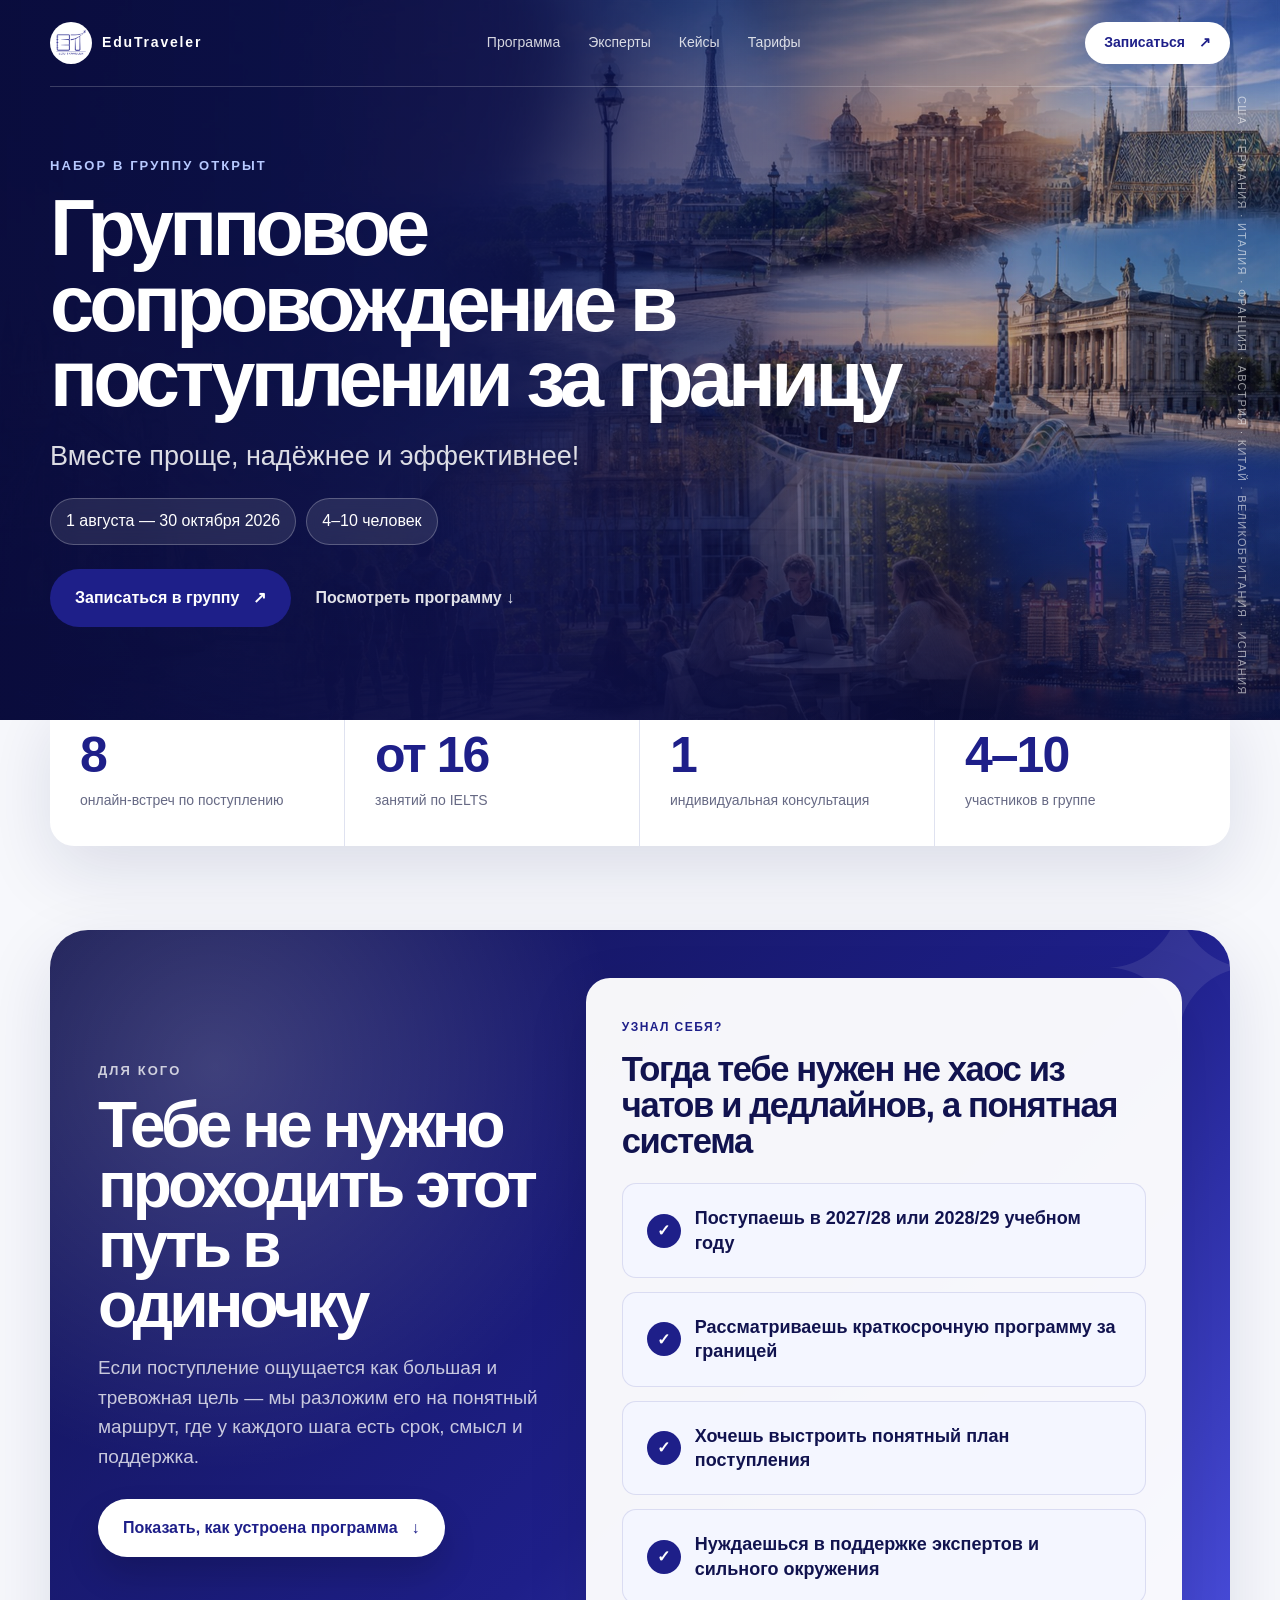
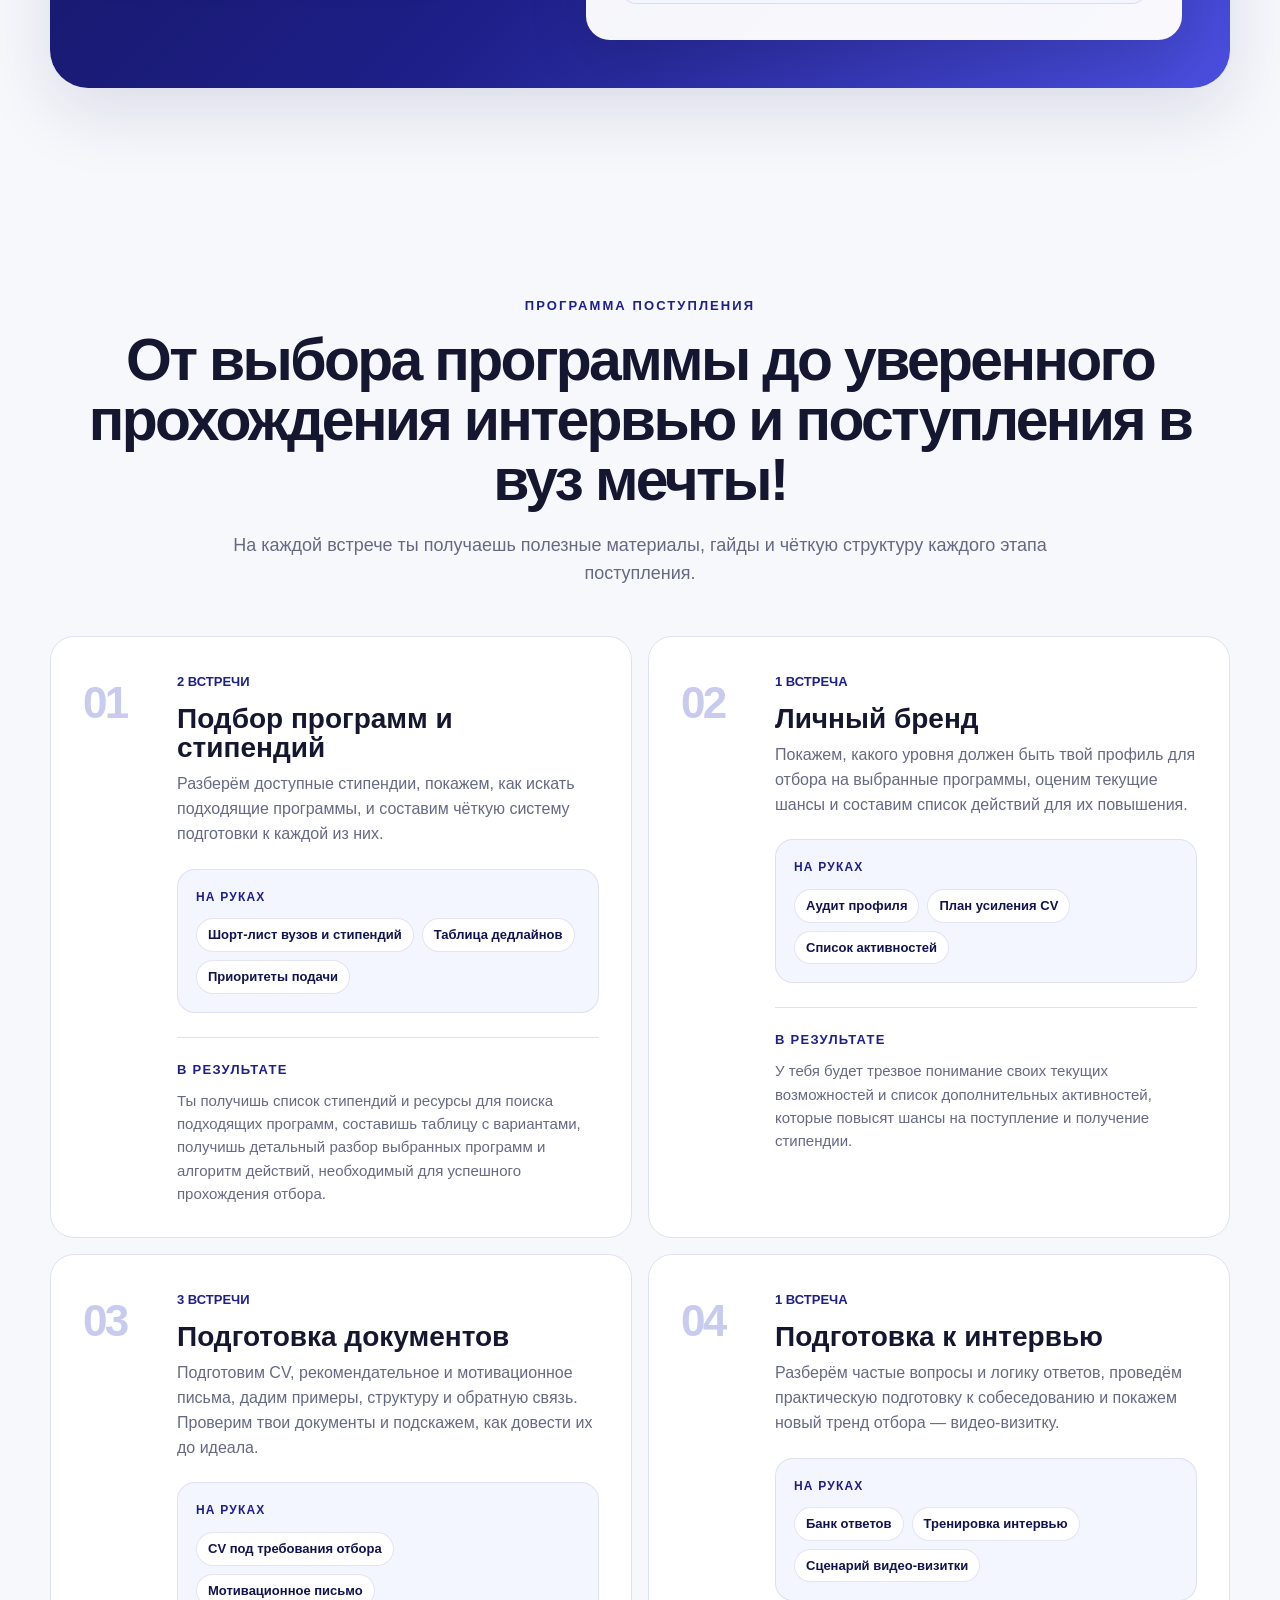
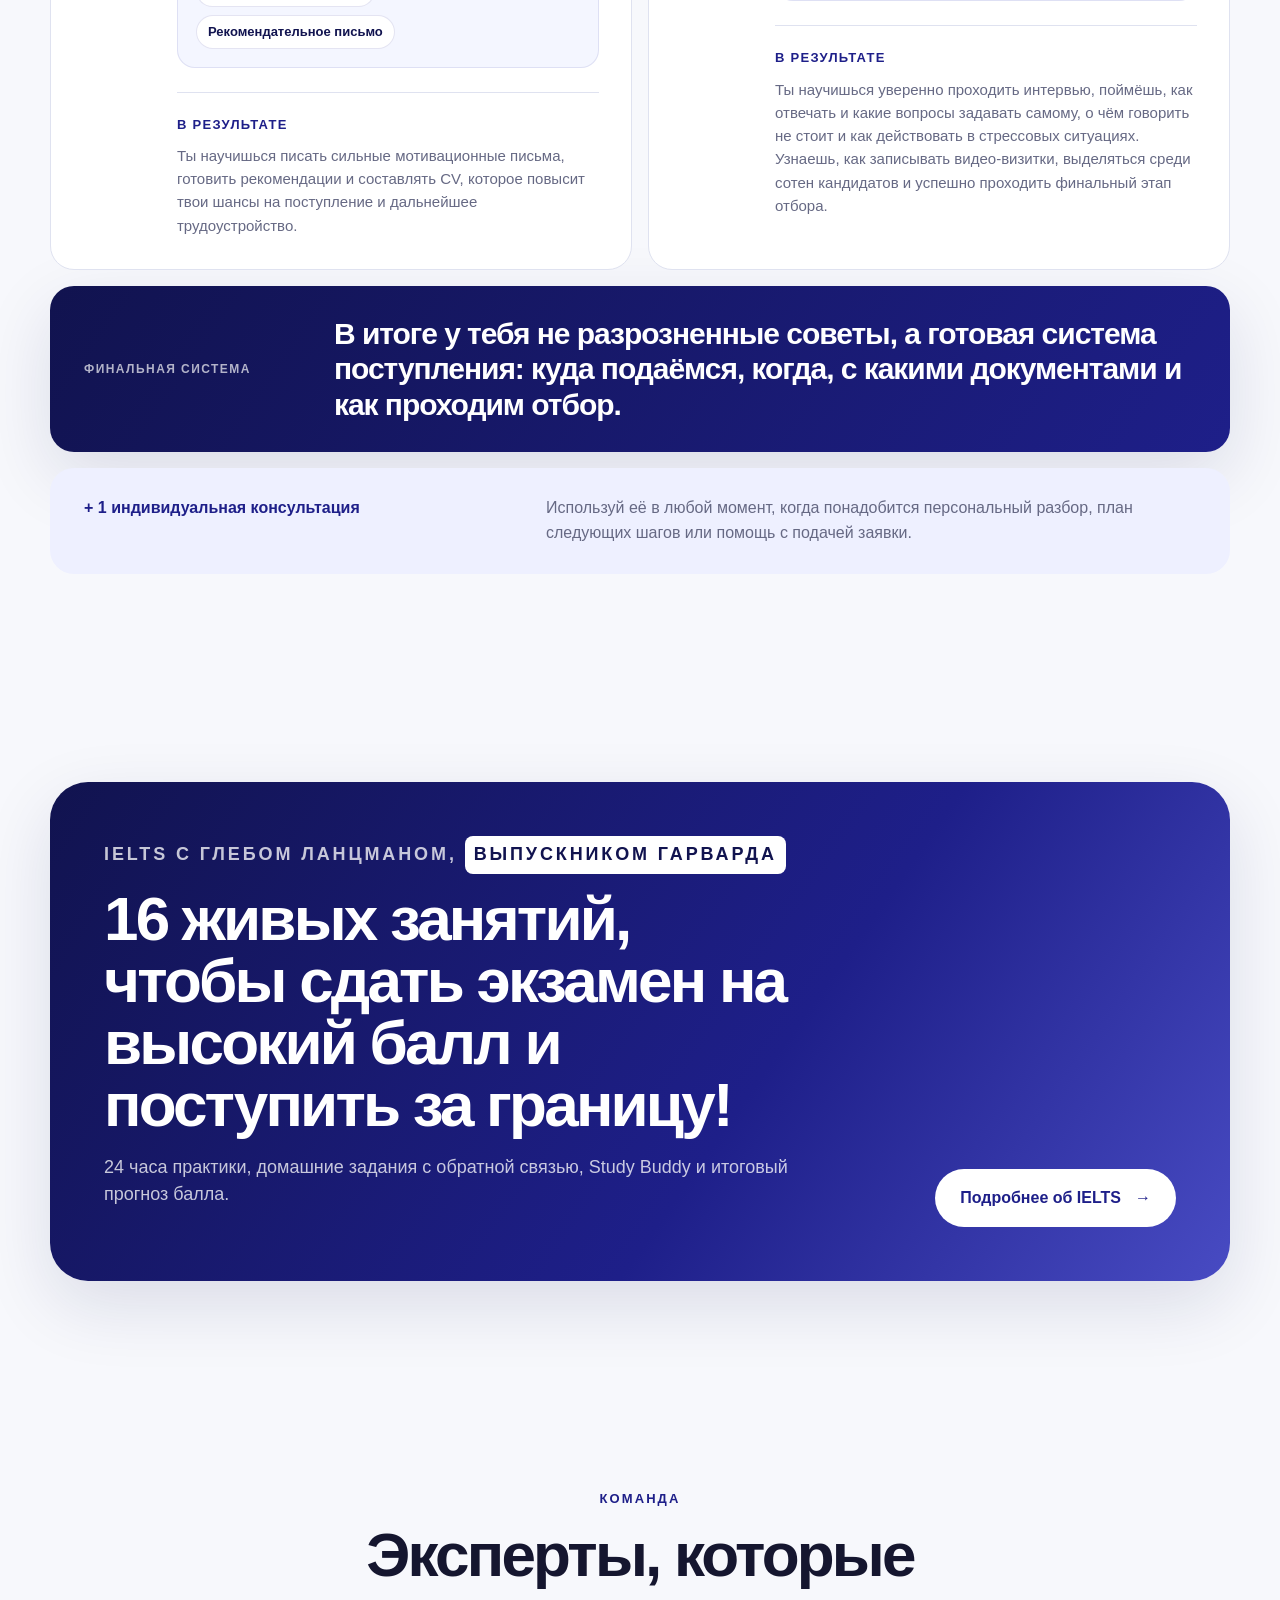
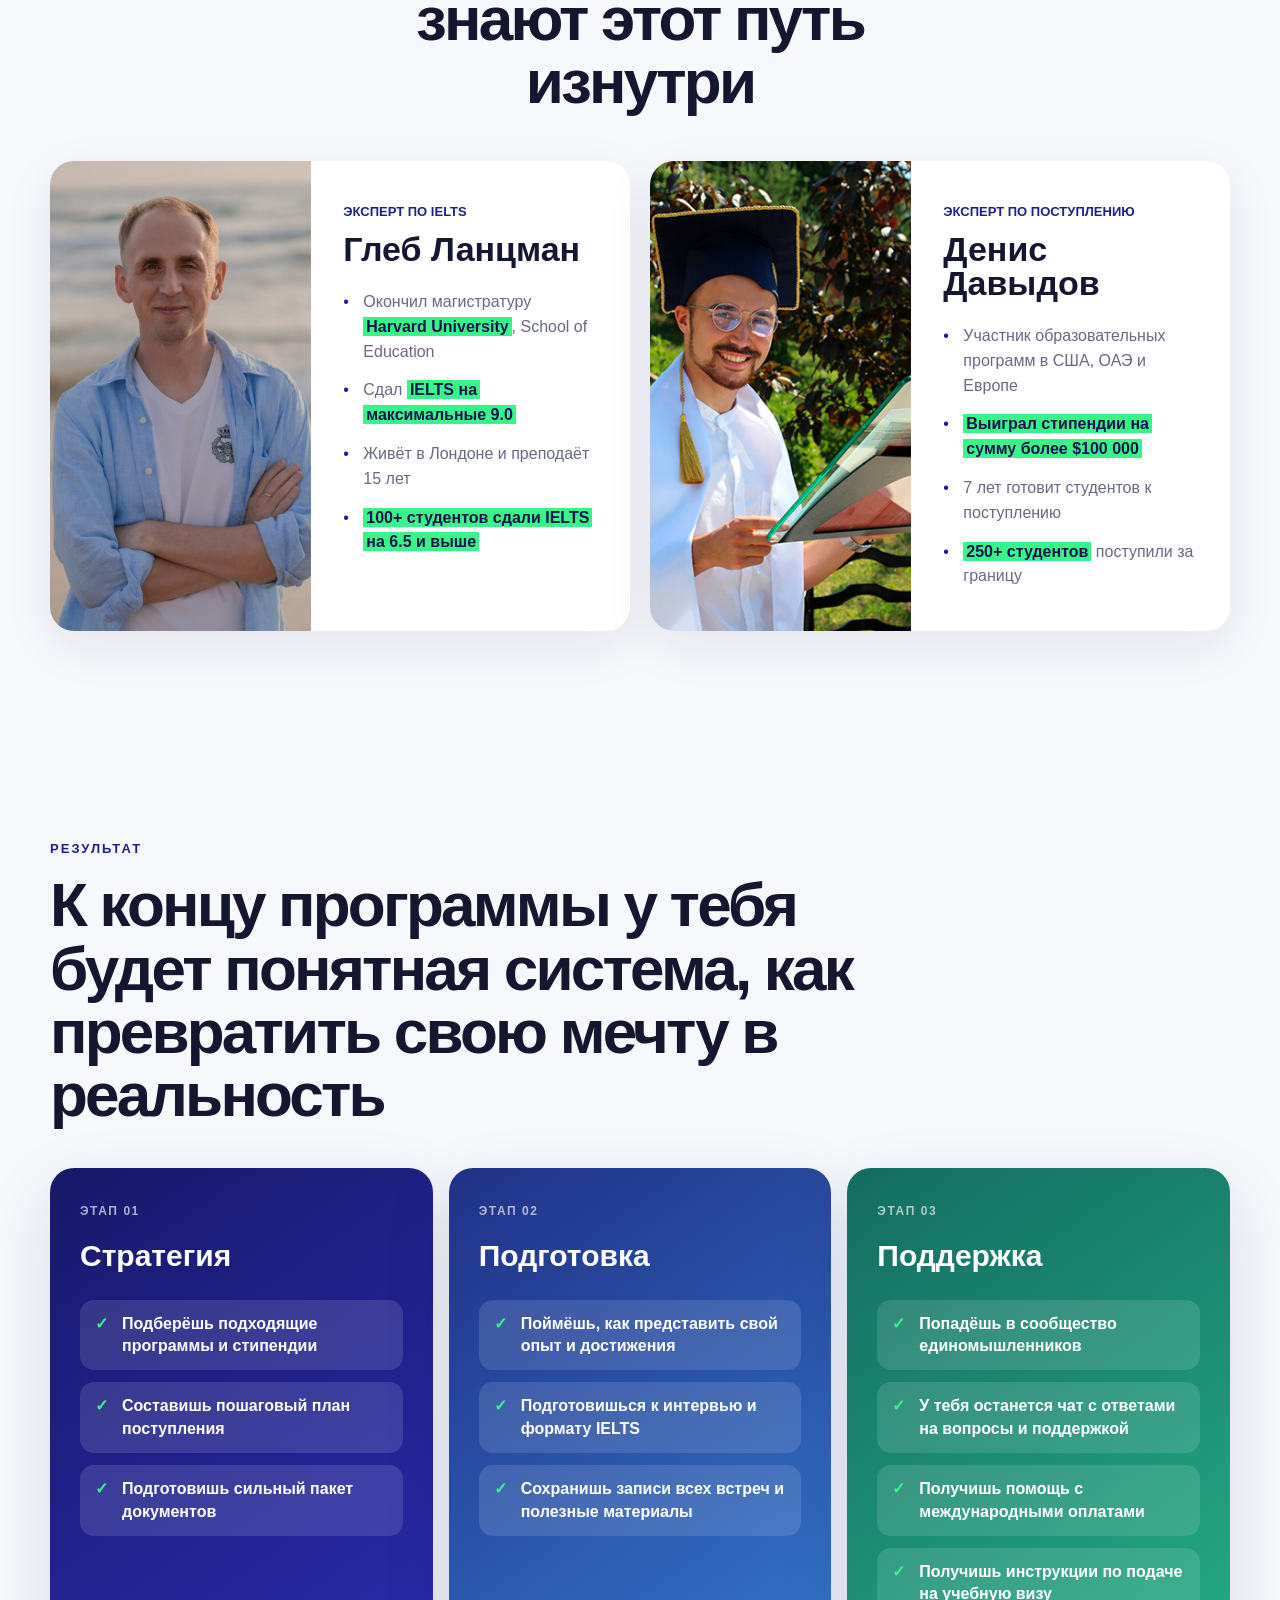
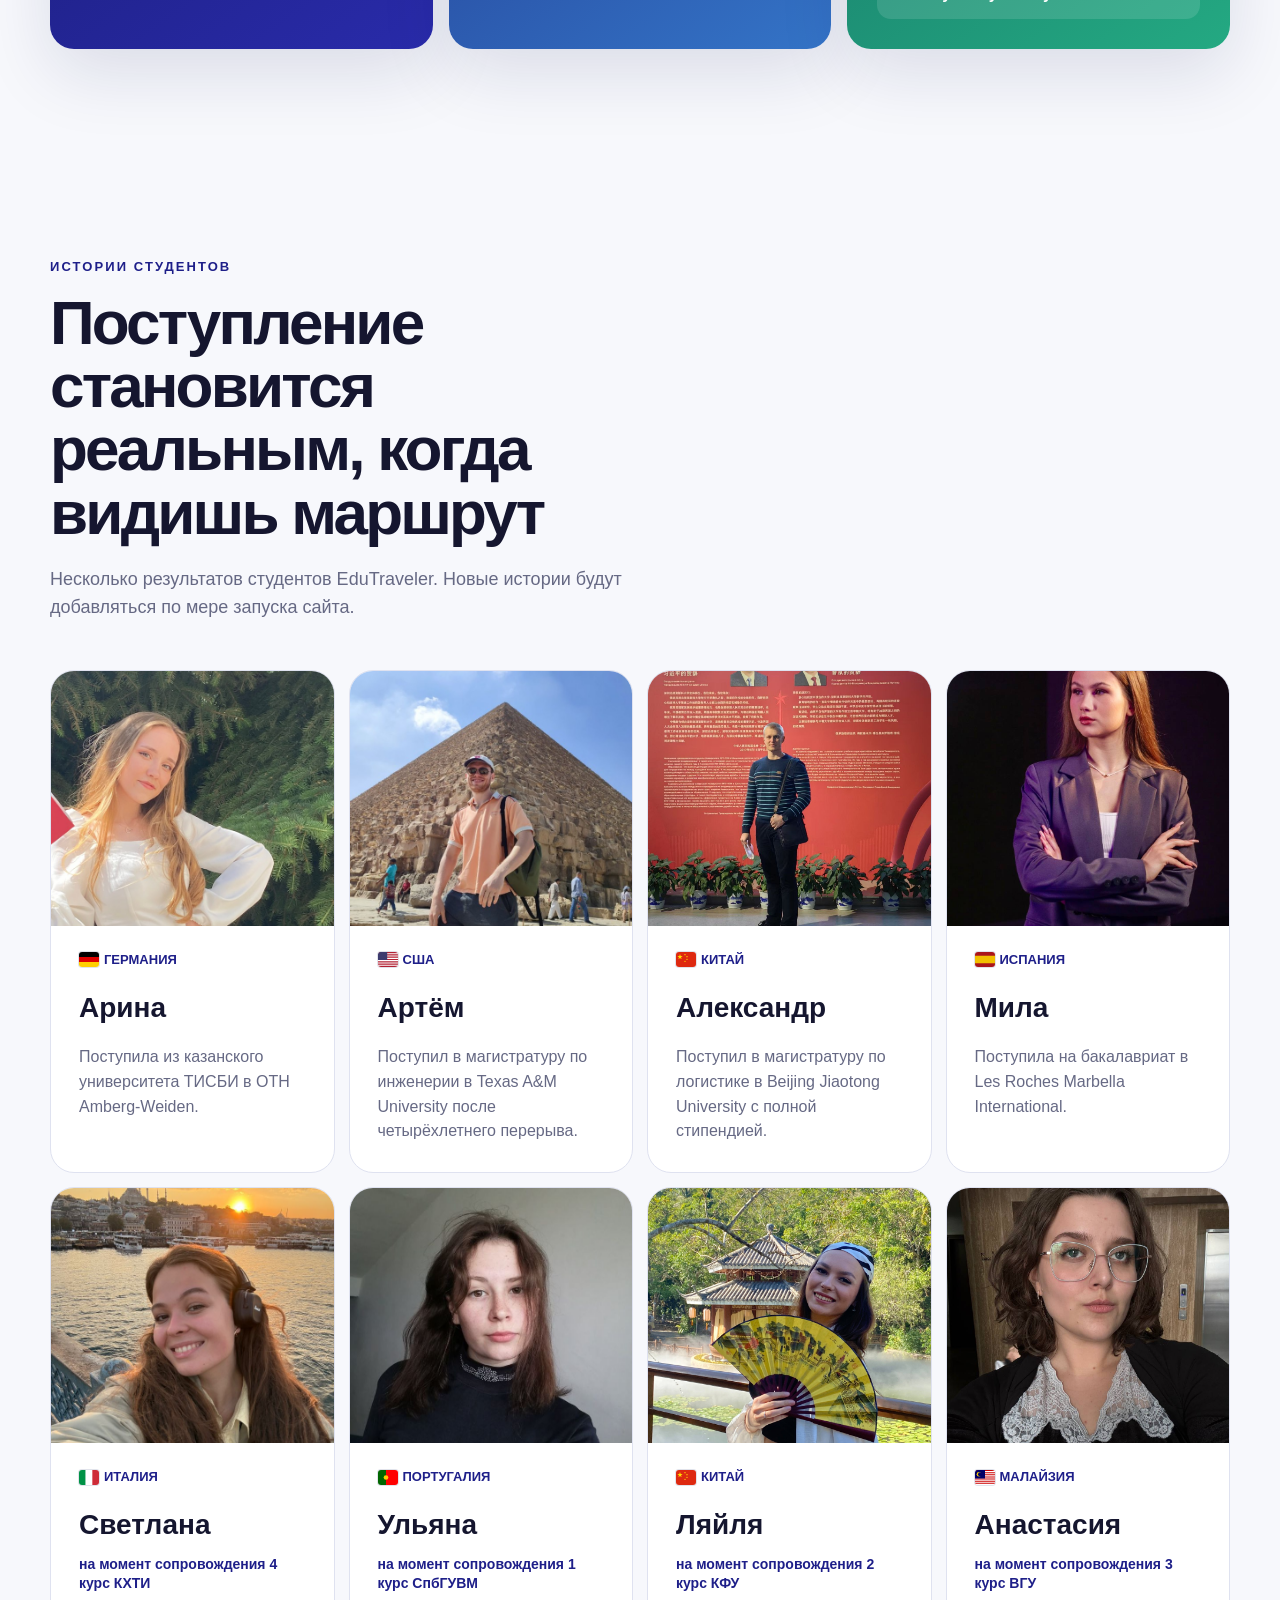
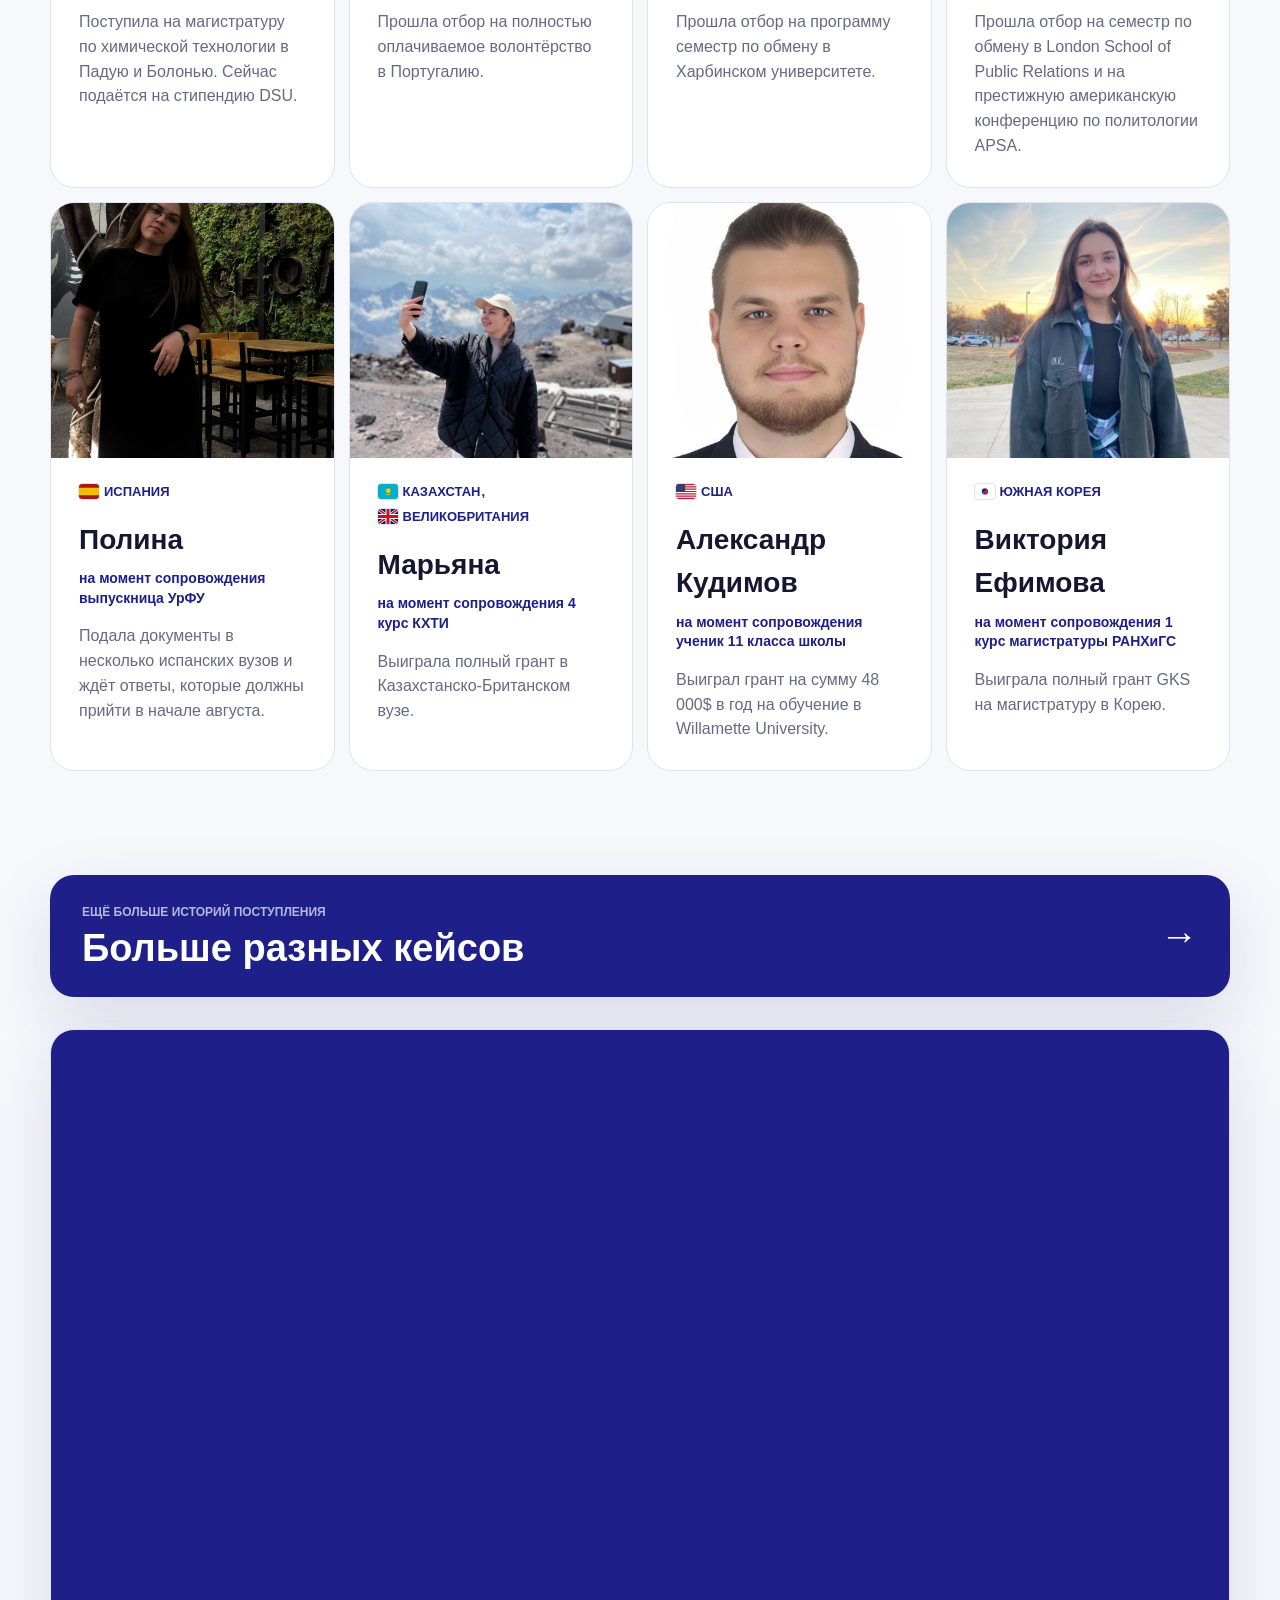
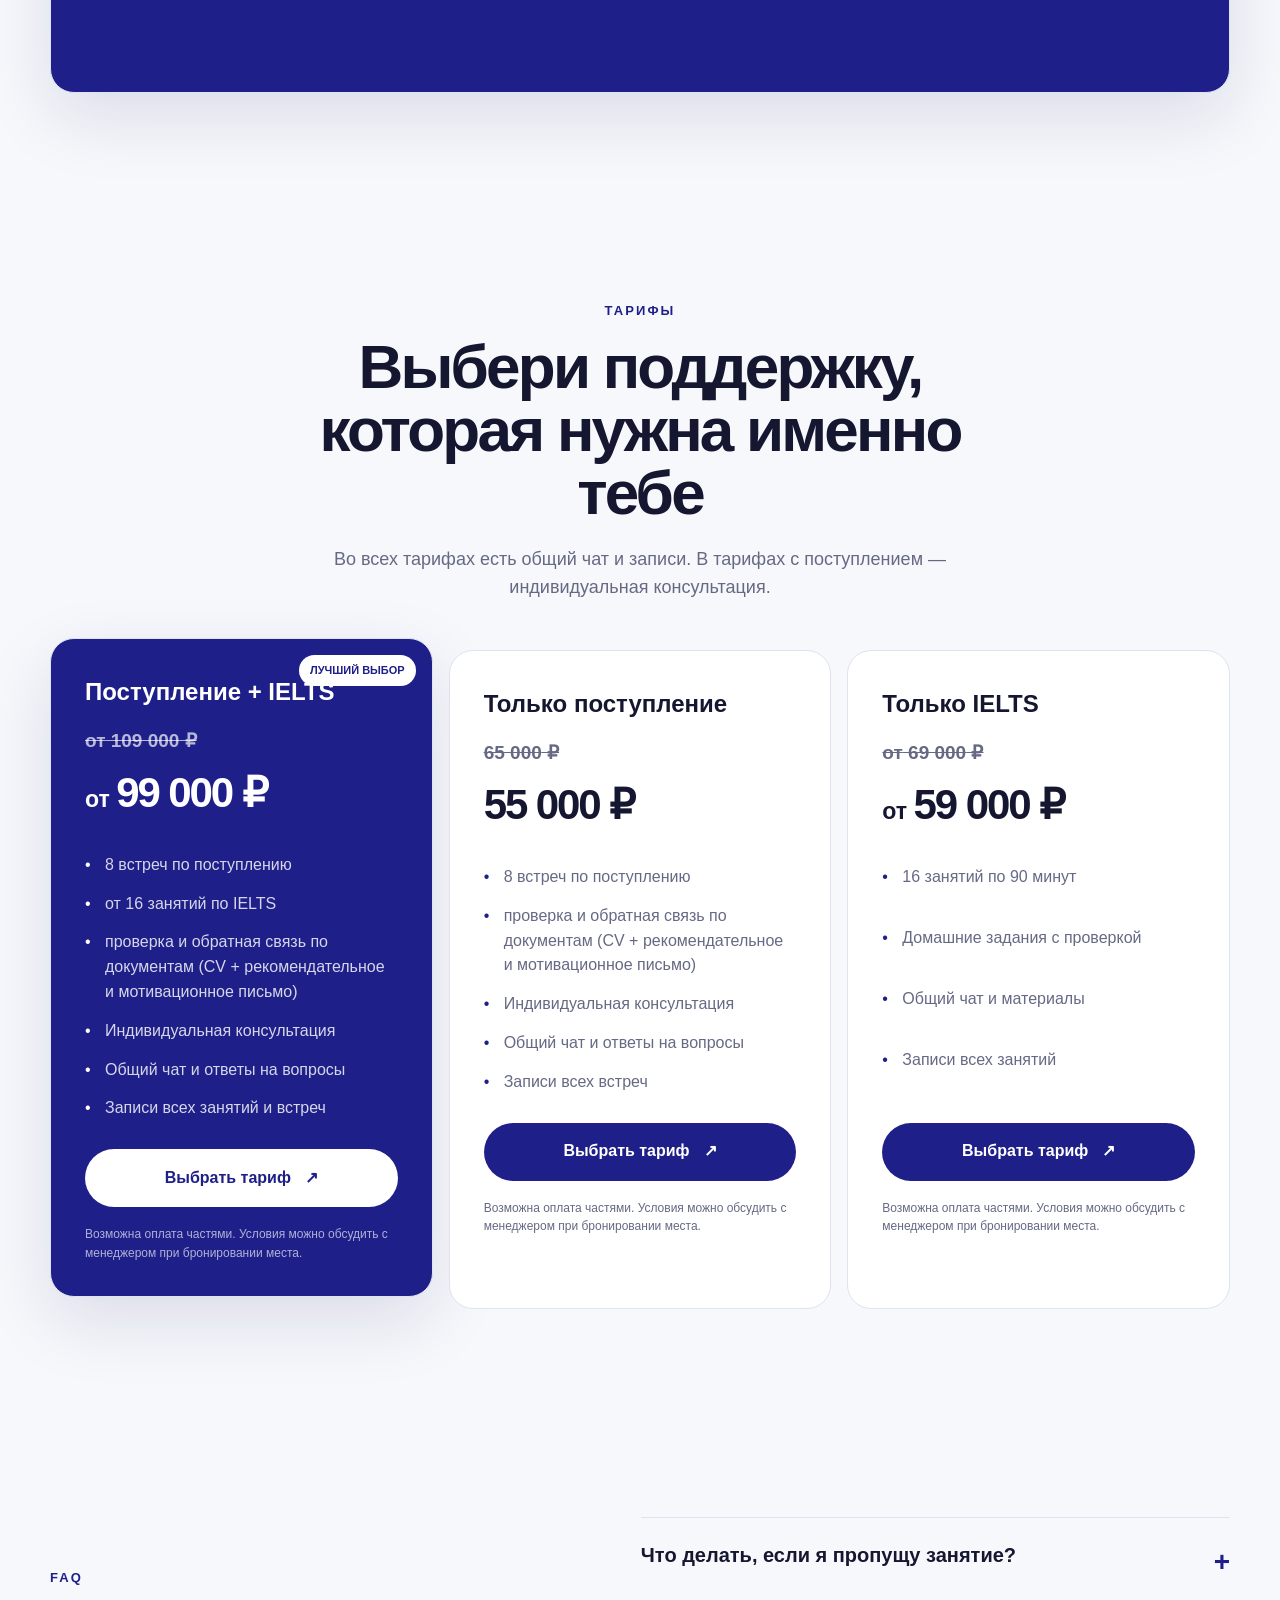
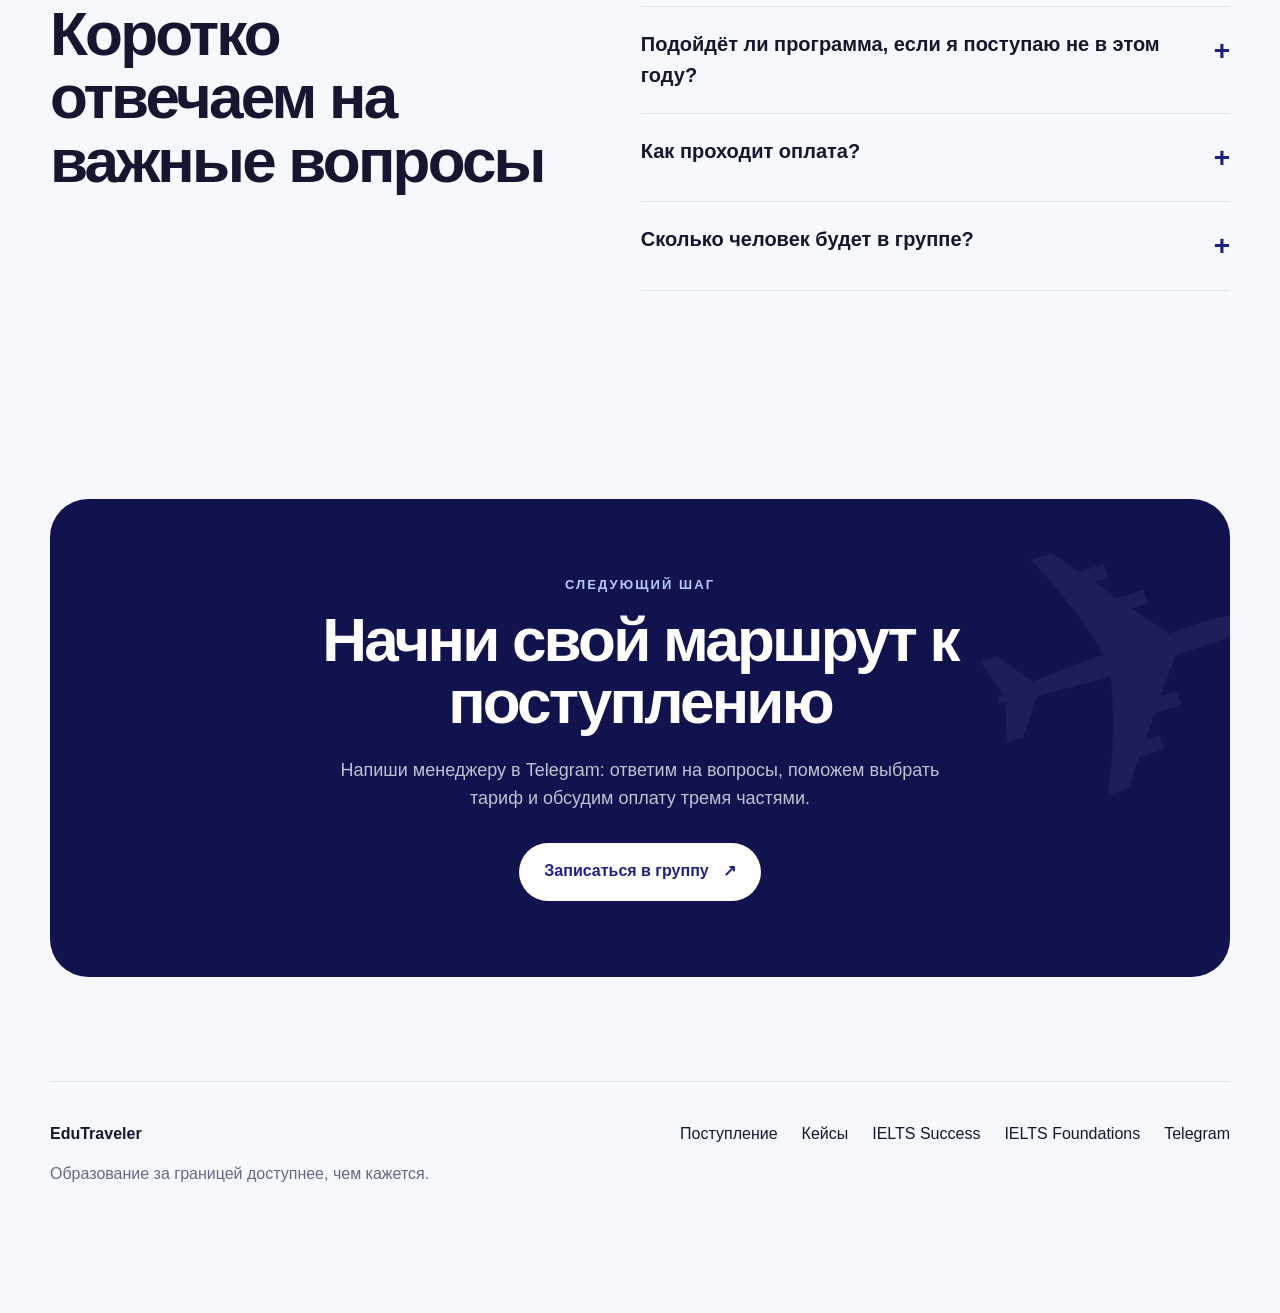
<file: index.html>
<!doctype html>
<html lang="ru">
  <head>
    <meta charset="UTF-8" />
    <meta name="viewport" content="width=device-width, initial-scale=1.0" />
    <meta name="theme-color" content="#1e1f89" />
    <meta name="description" content="Групповое сопровождение EduTraveler в поступлении за границу и подготовке к IELTS." />
    <title>Групповое сопровождение в поступлении за границу | EduTraveler</title>
    <script type="module" crossorigin src="/assets/index-pxup1Q35.js"></script>
    <link rel="stylesheet" crossorigin href="/assets/index-D7npqIoj.css">
  </head>
  <body>
    <div id="root"></div>
  </body>
</html>
</file>
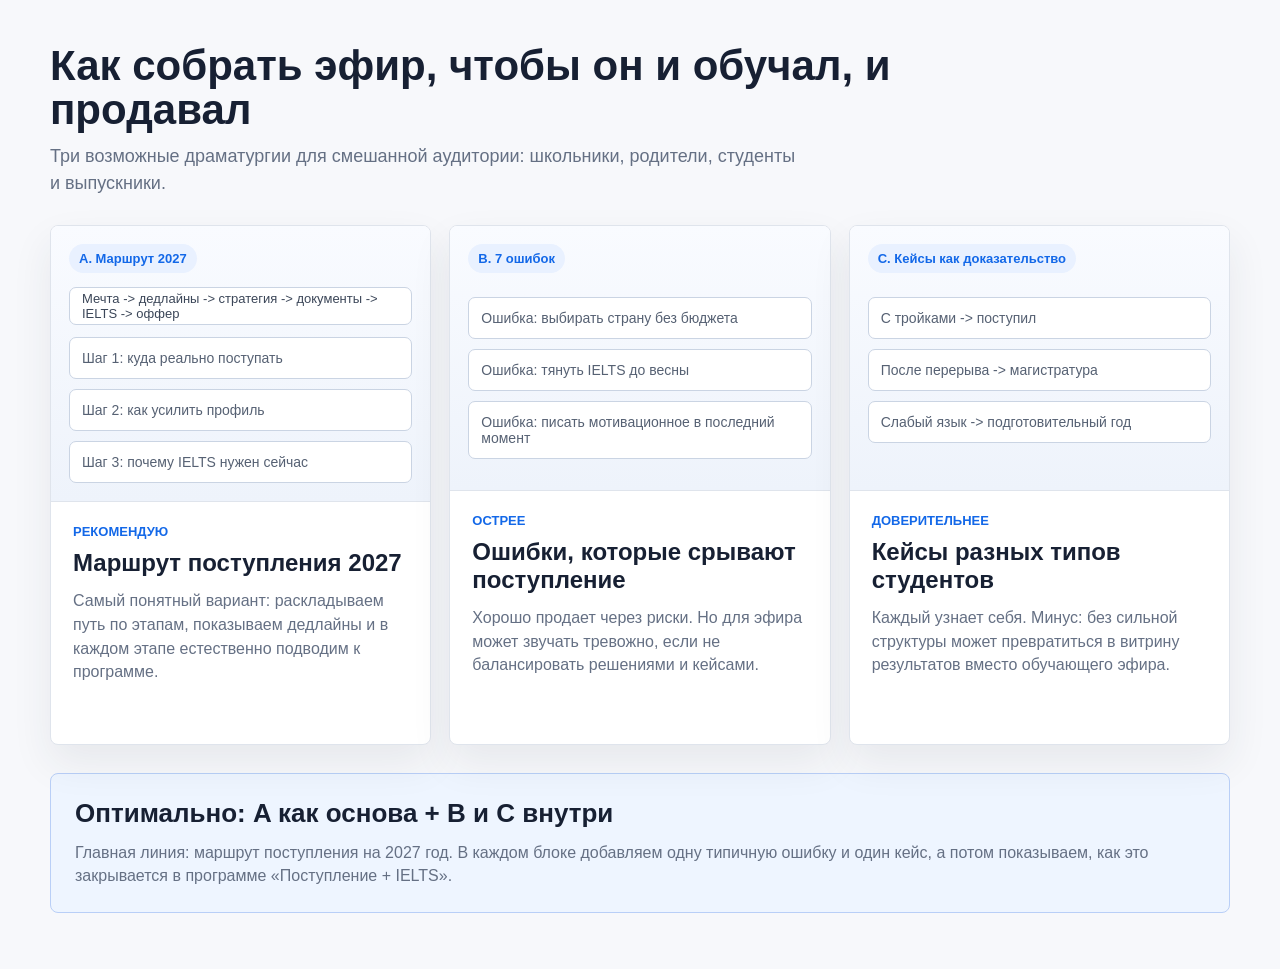
<file: brainstorm/presentation-approaches.html>
<!doctype html>
<html lang="ru">
<head>
  <meta charset="utf-8">
  <meta name="viewport" content="width=device-width, initial-scale=1">
  <title>Варианты драматургии эфира</title>
  <style>
    :root {
      color-scheme: light;
      --ink: #172033;
      --muted: #657084;
      --line: #dfe4ec;
      --bg: #f7f8fb;
      --card: #ffffff;
      --accent: #1368e8;
      --accent-soft: #e9f1ff;
    }
    * { box-sizing: border-box; }
    body {
      margin: 0;
      font-family: Inter, Segoe UI, Arial, sans-serif;
      background: var(--bg);
      color: var(--ink);
    }
    main {
      width: min(1180px, calc(100vw - 48px));
      margin: 0 auto;
      padding: 44px 0 56px;
    }
    h1 {
      margin: 0 0 12px;
      max-width: 860px;
      font-size: 42px;
      line-height: 1.04;
      letter-spacing: 0;
    }
    .subtitle {
      margin: 0 0 28px;
      max-width: 760px;
      color: var(--muted);
      font-size: 18px;
      line-height: 1.5;
    }
    .grid {
      display: grid;
      grid-template-columns: repeat(3, minmax(0, 1fr));
      gap: 18px;
      margin: 28px 0;
    }
    .card {
      min-height: 520px;
      border: 1px solid var(--line);
      border-radius: 8px;
      background: var(--card);
      overflow: hidden;
      box-shadow: 0 18px 40px rgba(34, 45, 66, 0.08);
    }
    .mock {
      min-height: 265px;
      padding: 18px;
      background: linear-gradient(180deg, #f9fbff, #eef3fb);
      border-bottom: 1px solid var(--line);
    }
    .mock-title {
      display: inline-flex;
      padding: 7px 10px;
      border-radius: 999px;
      background: var(--accent-soft);
      color: var(--accent);
      font-size: 13px;
      font-weight: 700;
      margin-bottom: 14px;
    }
    .bar, .block {
      border: 1px solid #cad4e3;
      border-radius: 7px;
      background: #fff;
    }
    .bar {
      height: 38px;
      display: flex;
      align-items: center;
      padding: 0 12px;
      color: #3b4658;
      font-size: 13px;
      margin-bottom: 12px;
    }
    .block {
      min-height: 42px;
      margin-top: 10px;
      padding: 12px;
      color: #566173;
      font-size: 14px;
    }
    .body { padding: 22px; }
    .label {
      margin-bottom: 10px;
      color: var(--accent);
      font-weight: 800;
      font-size: 13px;
      text-transform: uppercase;
    }
    h2 {
      margin: 0 0 12px;
      font-size: 24px;
      line-height: 1.16;
      letter-spacing: 0;
    }
    p {
      margin: 0;
      color: var(--muted);
      font-size: 16px;
      line-height: 1.48;
    }
    .recommendation {
      margin-top: 22px;
      padding: 24px;
      border: 1px solid #b9cff7;
      border-radius: 8px;
      background: #eef5ff;
    }
    .recommendation h2 { font-size: 26px; }
    @media (max-width: 920px) {
      h1 { font-size: 32px; }
      .grid { grid-template-columns: 1fr; }
      .card { min-height: 0; }
    }
  </style>
</head>
<body>
  <main>
    <h1>Как собрать эфир, чтобы он и обучал, и продавал</h1>
    <p class="subtitle">Три возможные драматургии для смешанной аудитории: школьники, родители, студенты и выпускники.</p>

    <section class="grid" aria-label="Варианты драматургии">
      <article class="card">
        <div class="mock">
          <div class="mock-title">A. Маршрут 2027</div>
          <div class="bar">Мечта -> дедлайны -> стратегия -> документы -> IELTS -> оффер</div>
          <div class="block">Шаг 1: куда реально поступать</div>
          <div class="block">Шаг 2: как усилить профиль</div>
          <div class="block">Шаг 3: почему IELTS нужен сейчас</div>
        </div>
        <div class="body">
          <div class="label">Рекомендую</div>
          <h2>Маршрут поступления 2027</h2>
          <p>Самый понятный вариант: раскладываем путь по этапам, показываем дедлайны и в каждом этапе естественно подводим к программе.</p>
        </div>
      </article>

      <article class="card">
        <div class="mock">
          <div class="mock-title">B. 7 ошибок</div>
          <div class="block">Ошибка: выбирать страну без бюджета</div>
          <div class="block">Ошибка: тянуть IELTS до весны</div>
          <div class="block">Ошибка: писать мотивационное в последний момент</div>
        </div>
        <div class="body">
          <div class="label">Острее</div>
          <h2>Ошибки, которые срывают поступление</h2>
          <p>Хорошо продает через риски. Но для эфира может звучать тревожно, если не балансировать решениями и кейсами.</p>
        </div>
      </article>

      <article class="card">
        <div class="mock">
          <div class="mock-title">C. Кейсы как доказательство</div>
          <div class="block">С тройками -> поступил</div>
          <div class="block">После перерыва -> магистратура</div>
          <div class="block">Слабый язык -> подготовительный год</div>
        </div>
        <div class="body">
          <div class="label">Доверительнее</div>
          <h2>Кейсы разных типов студентов</h2>
          <p>Каждый узнает себя. Минус: без сильной структуры может превратиться в витрину результатов вместо обучающего эфира.</p>
        </div>
      </article>
    </section>

    <section class="recommendation">
      <h2>Оптимально: A как основа + B и C внутри</h2>
      <p>Главная линия: маршрут поступления на 2027 год. В каждом блоке добавляем одну типичную ошибку и один кейс, а потом показываем, как это закрывается в программе «Поступление + IELTS».</p>
    </section>
  </main>
</body>
</html>
</file>
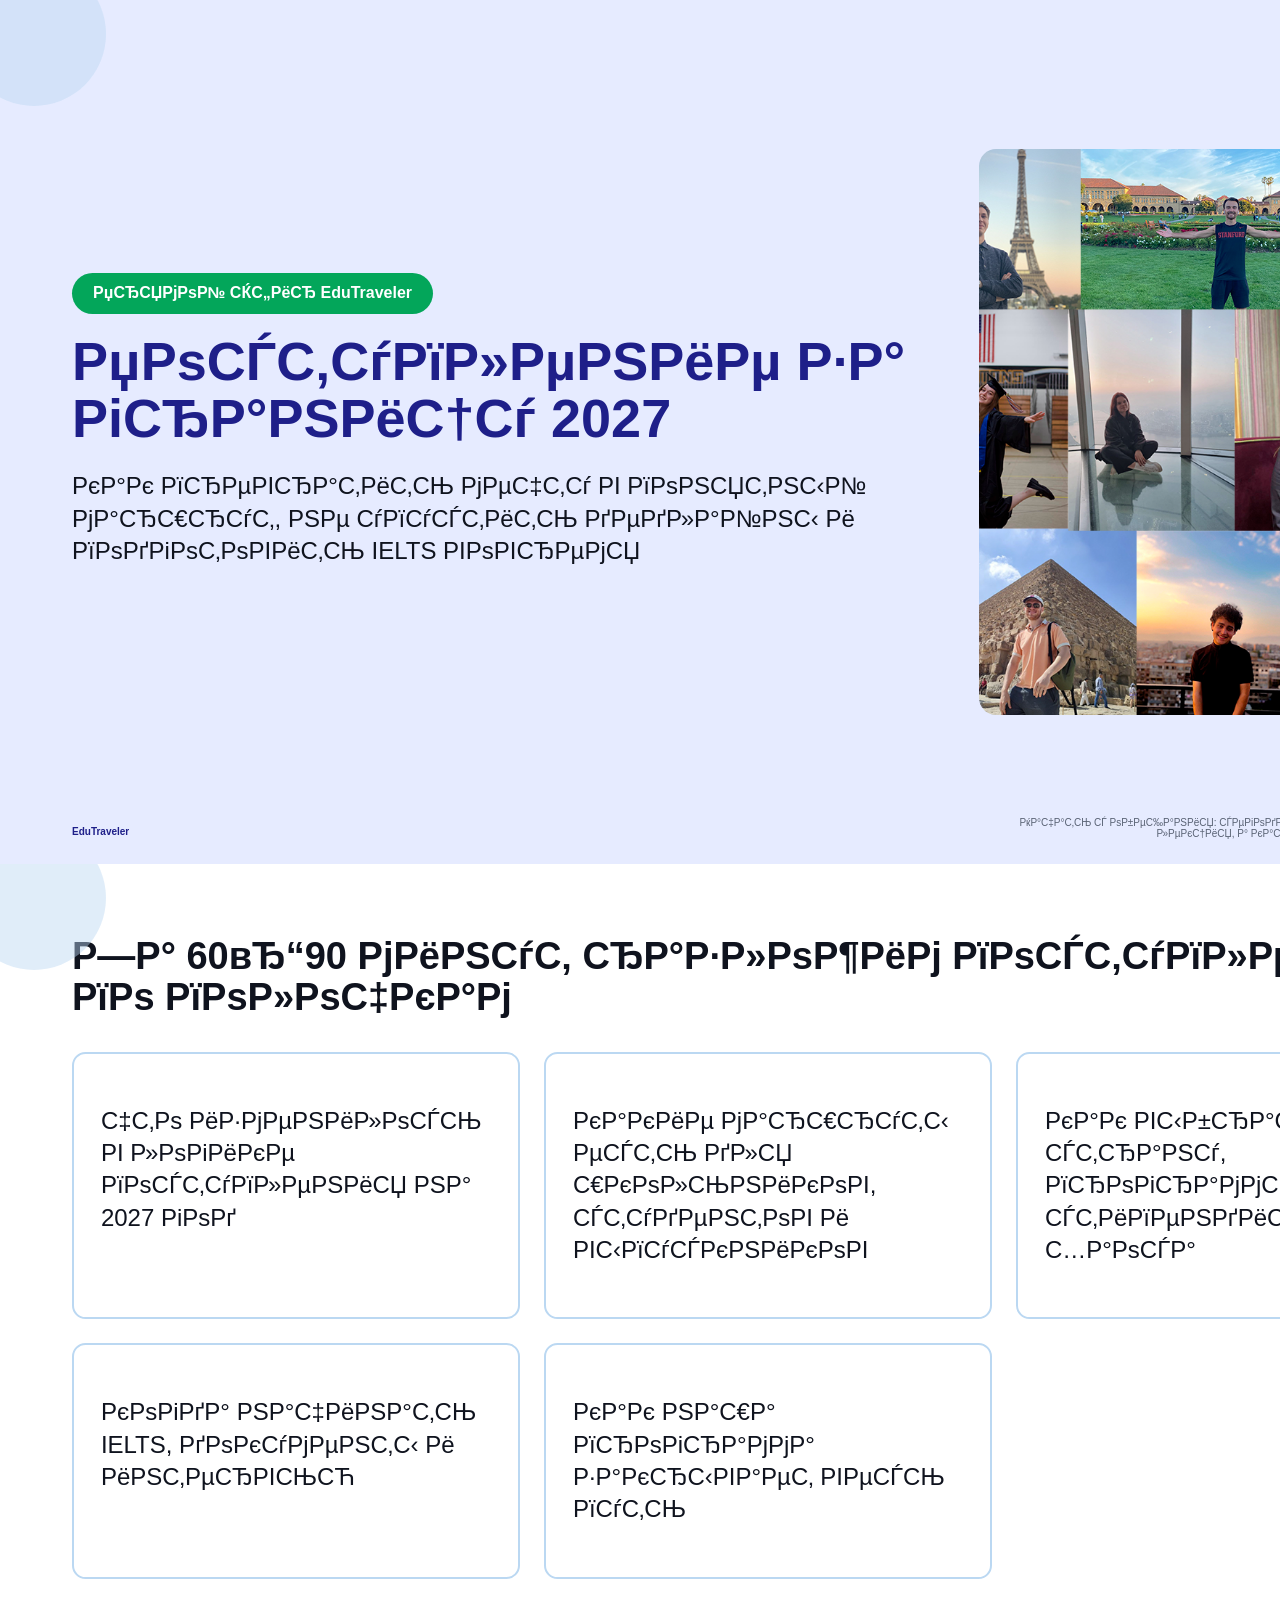
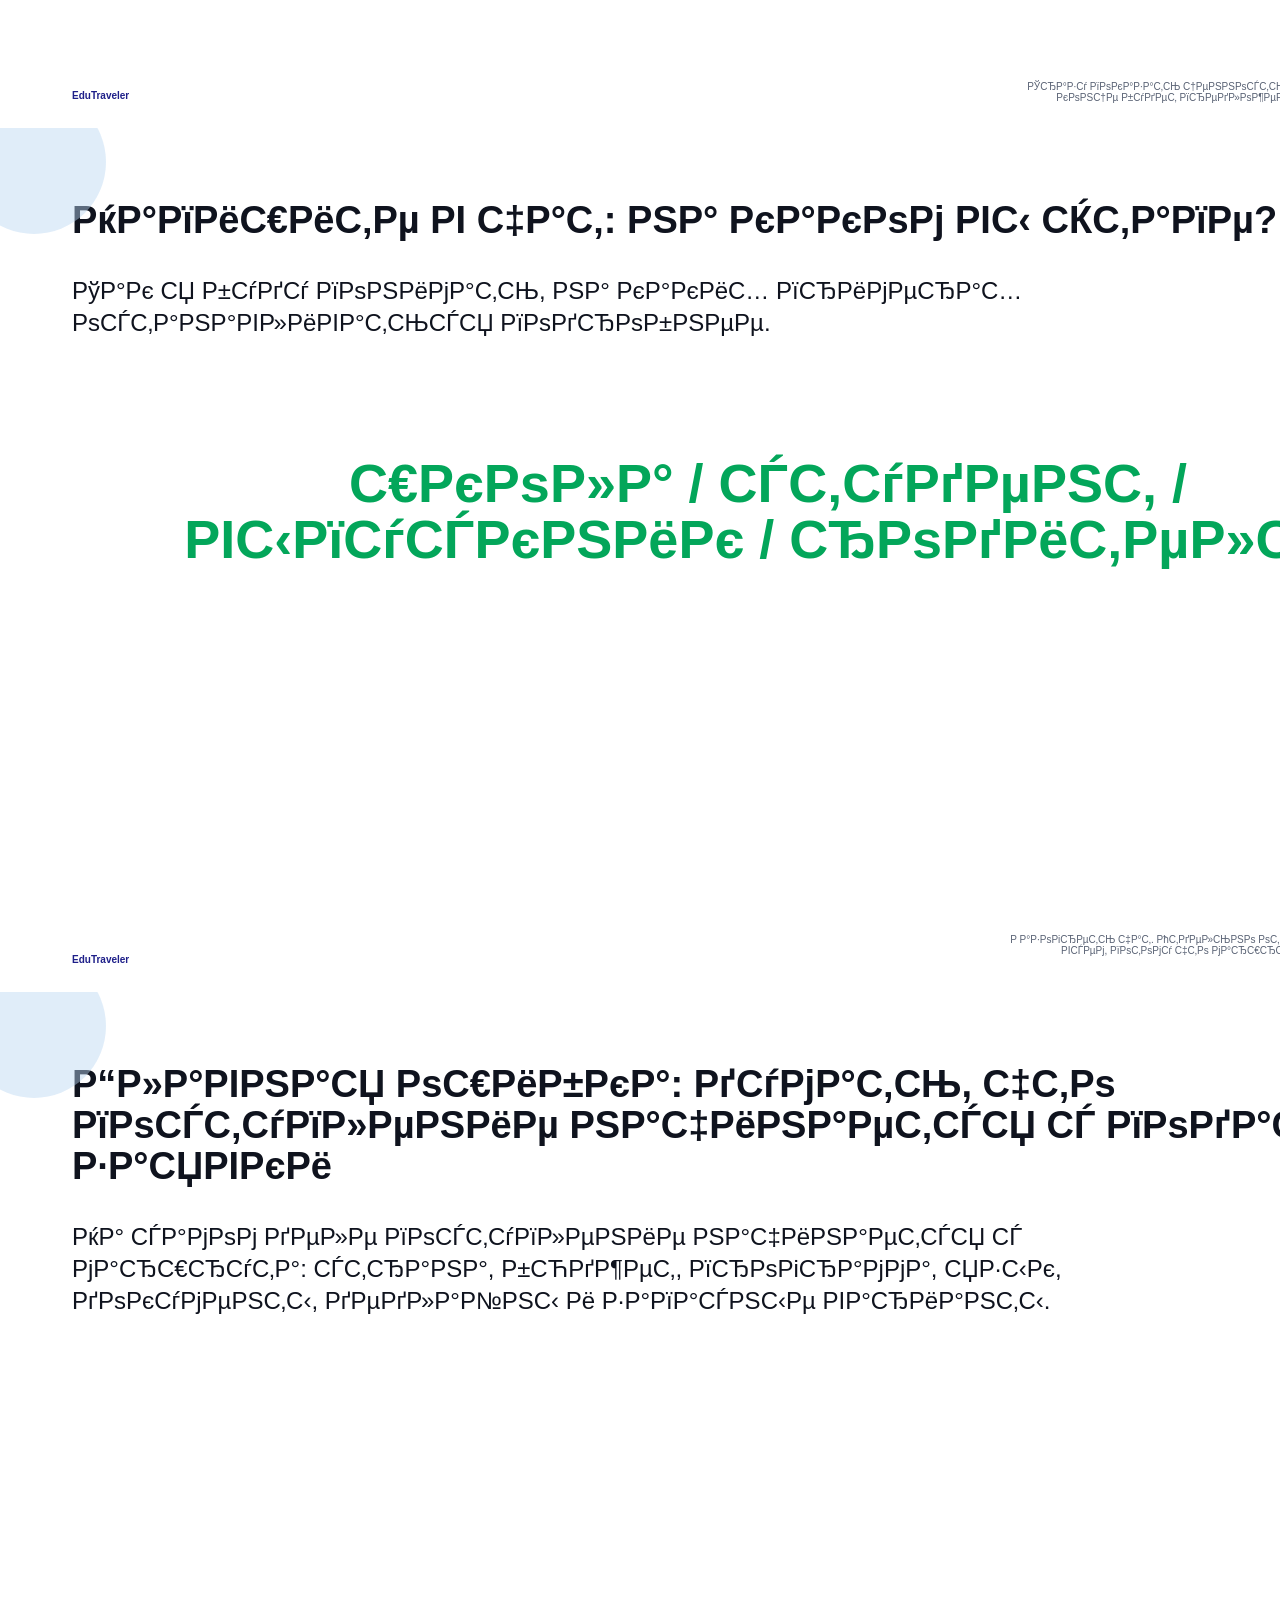
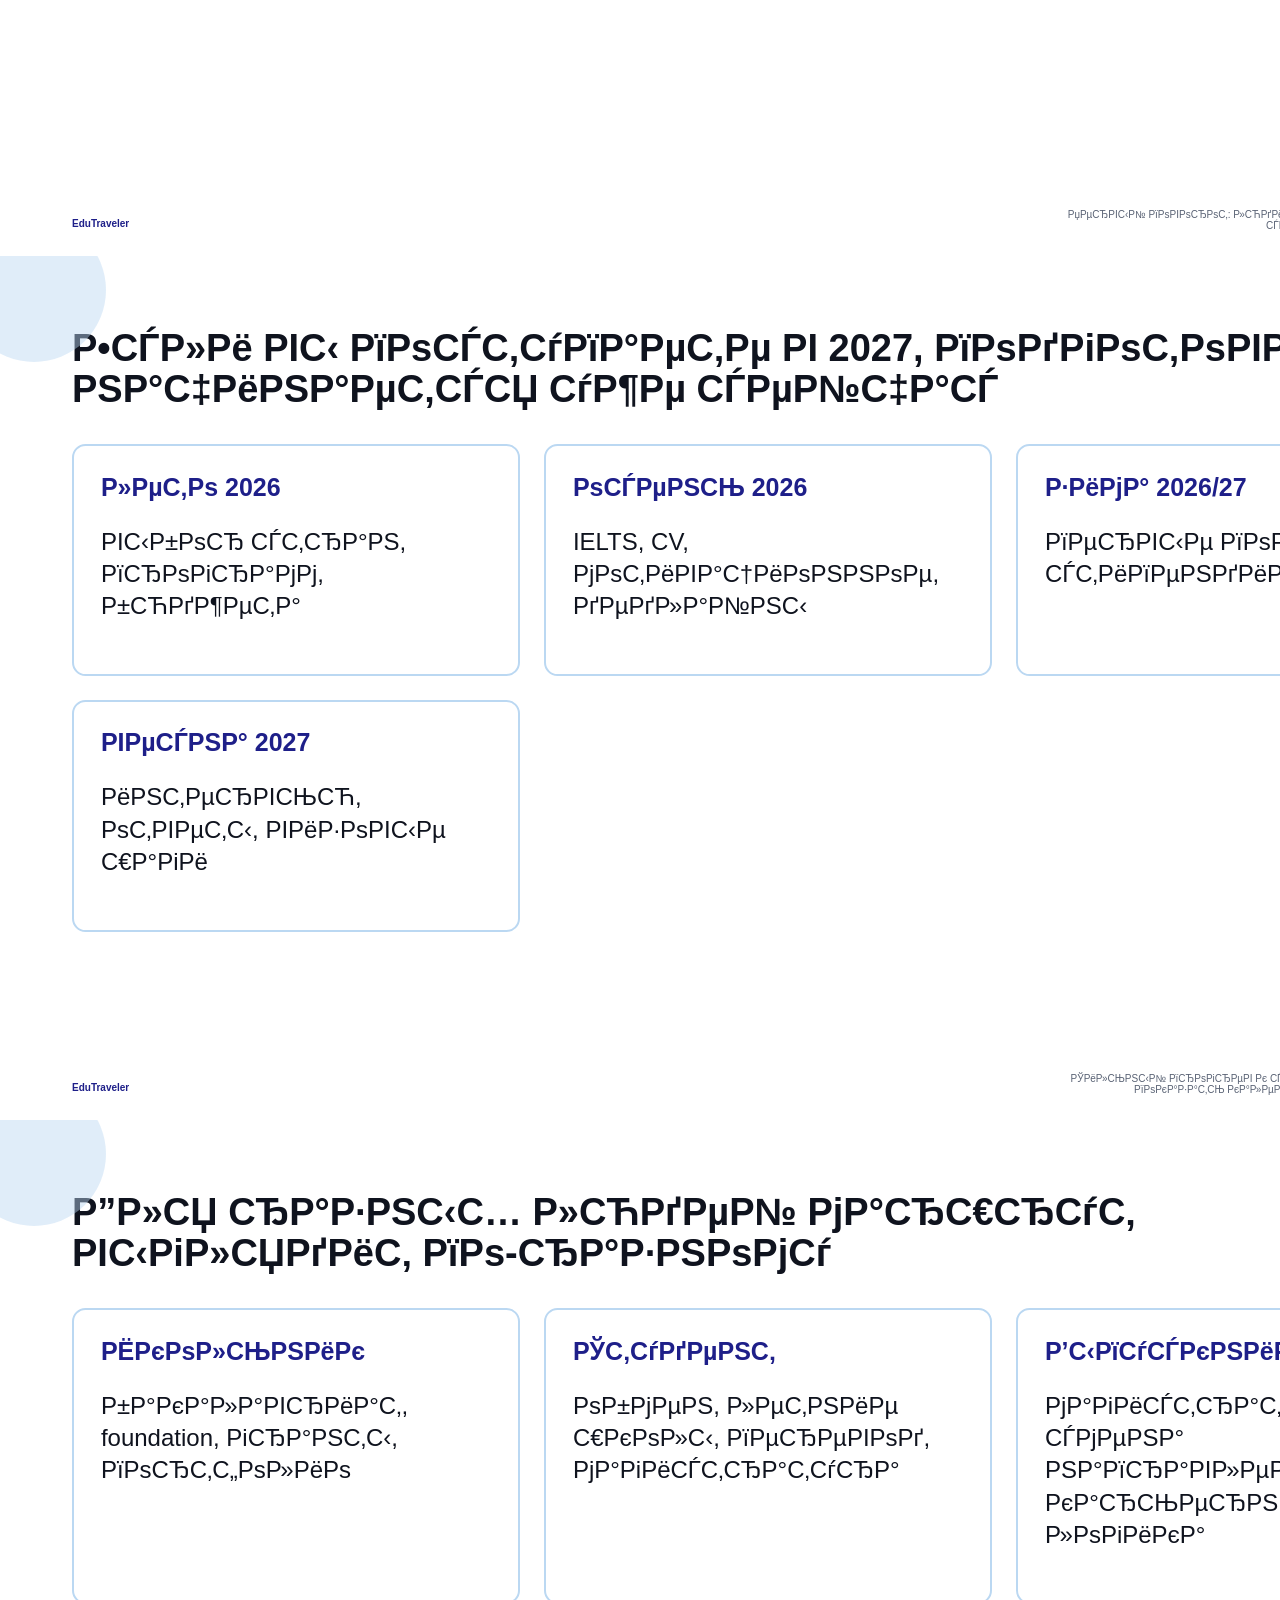
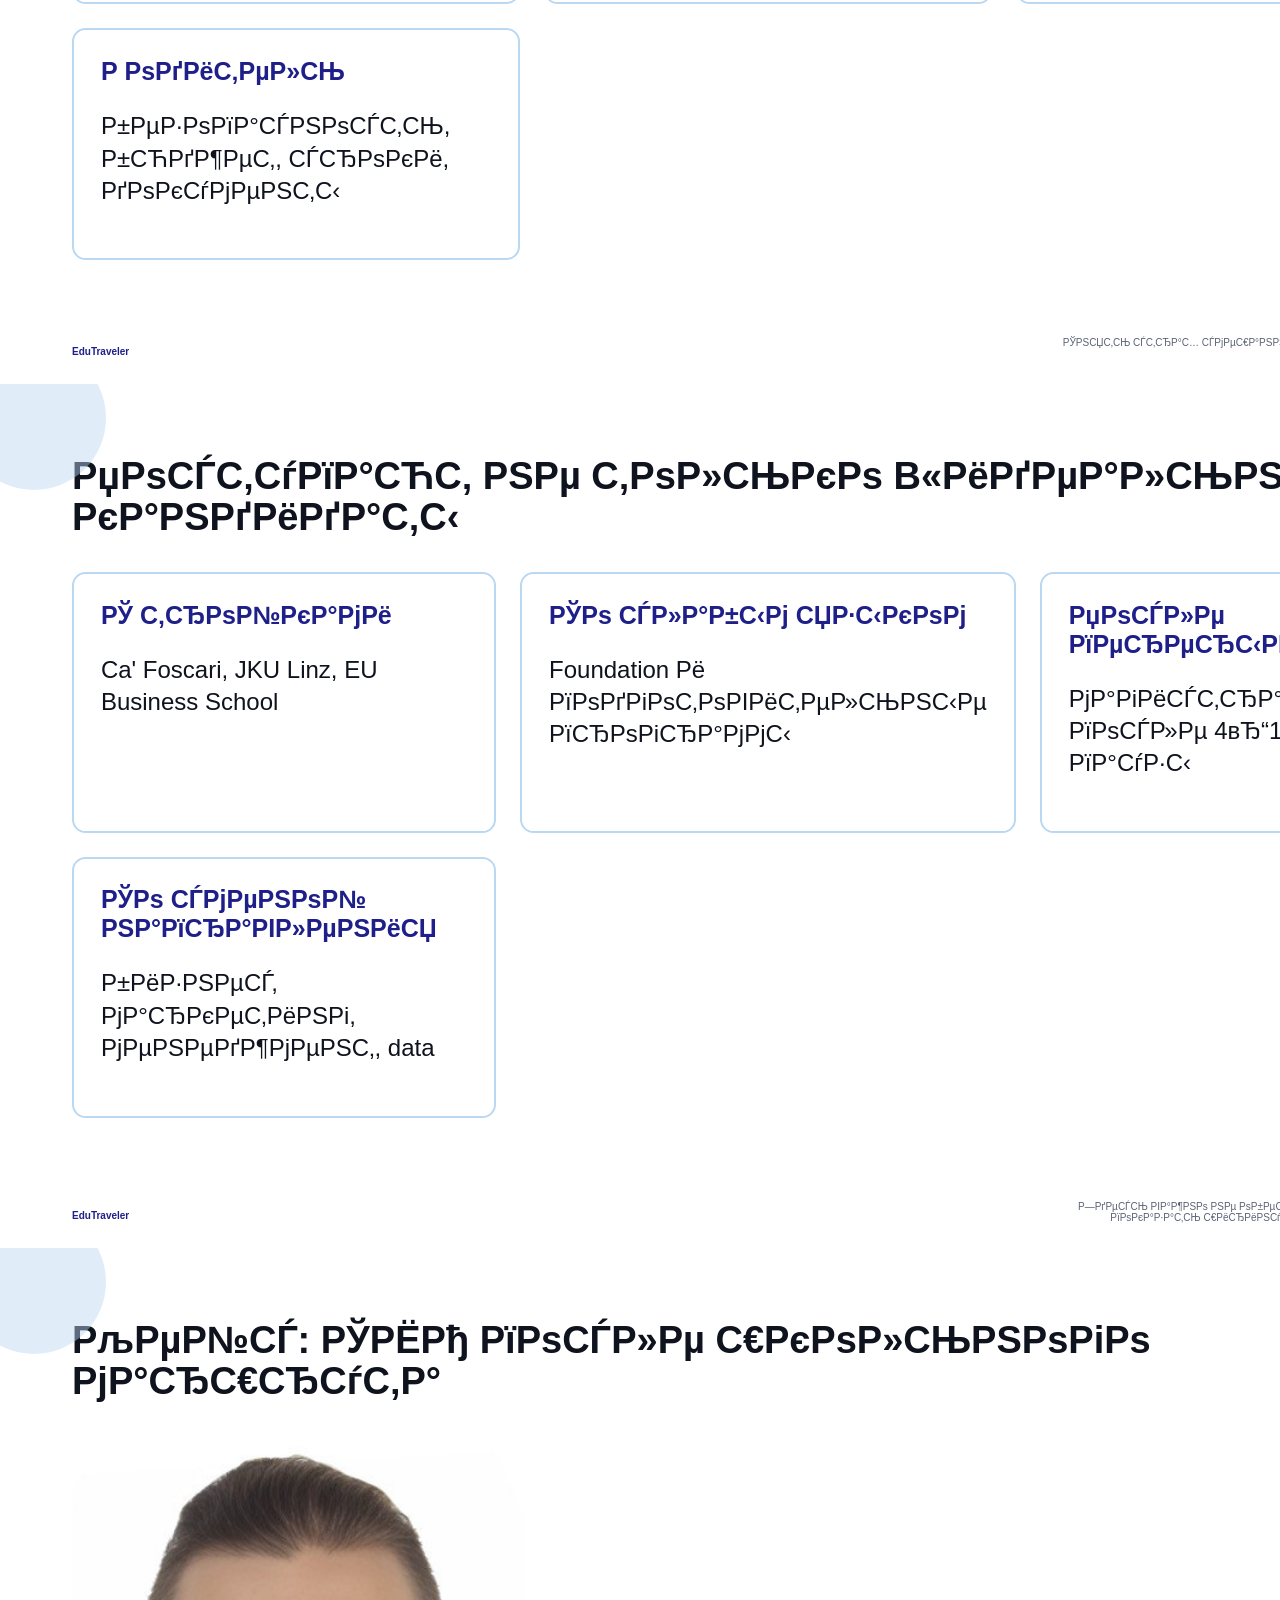
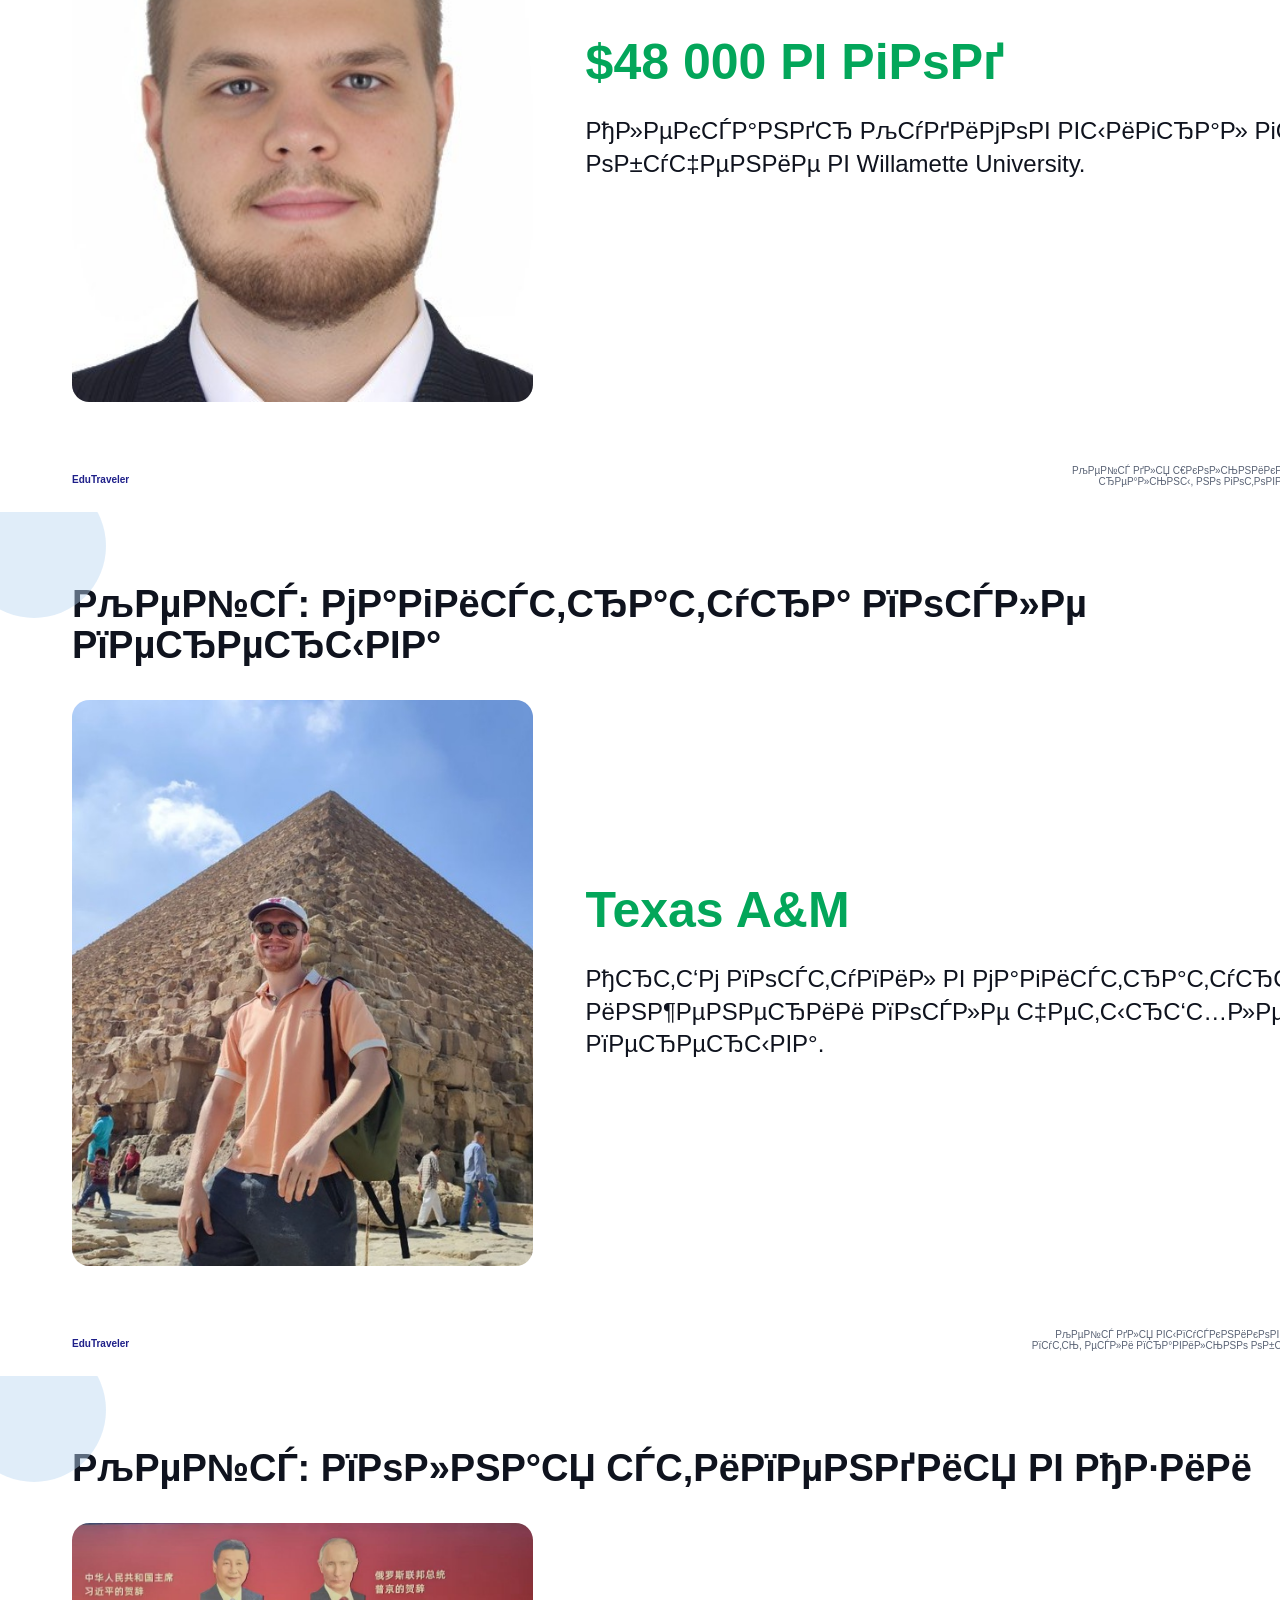
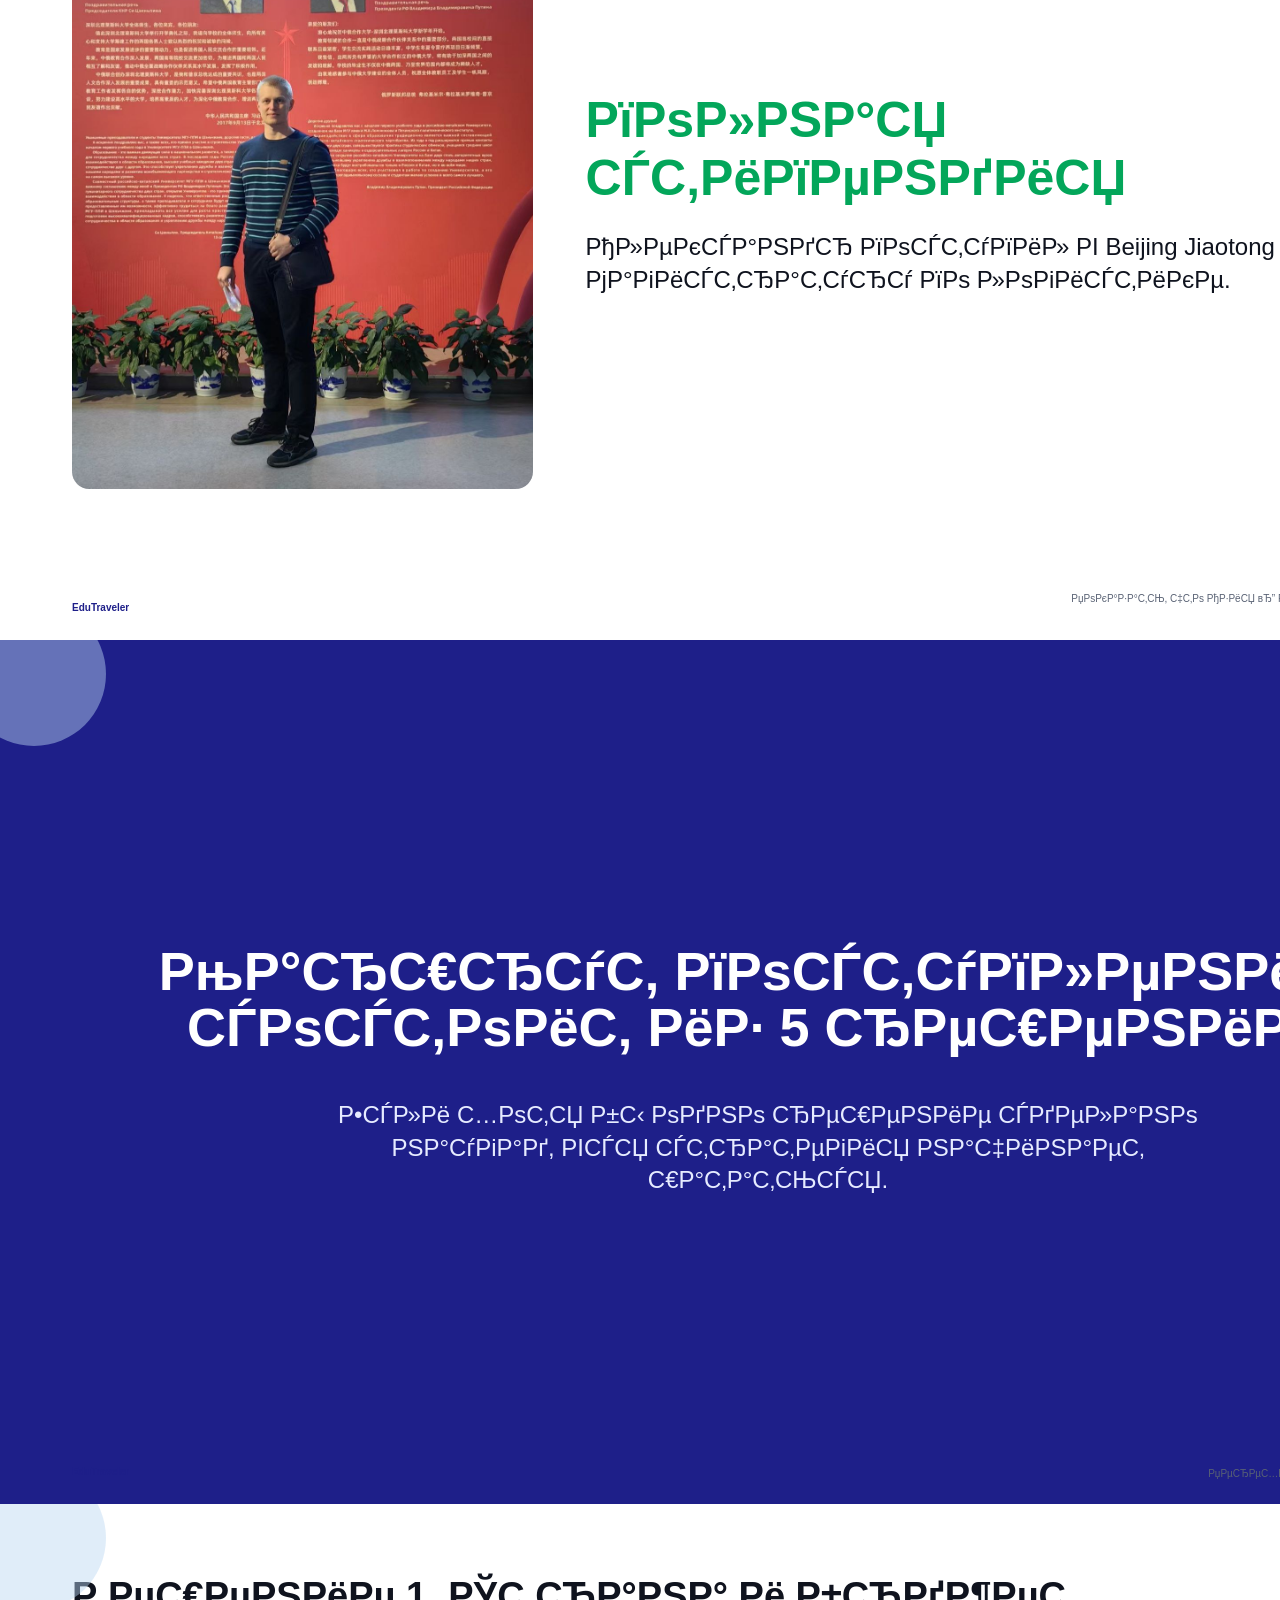
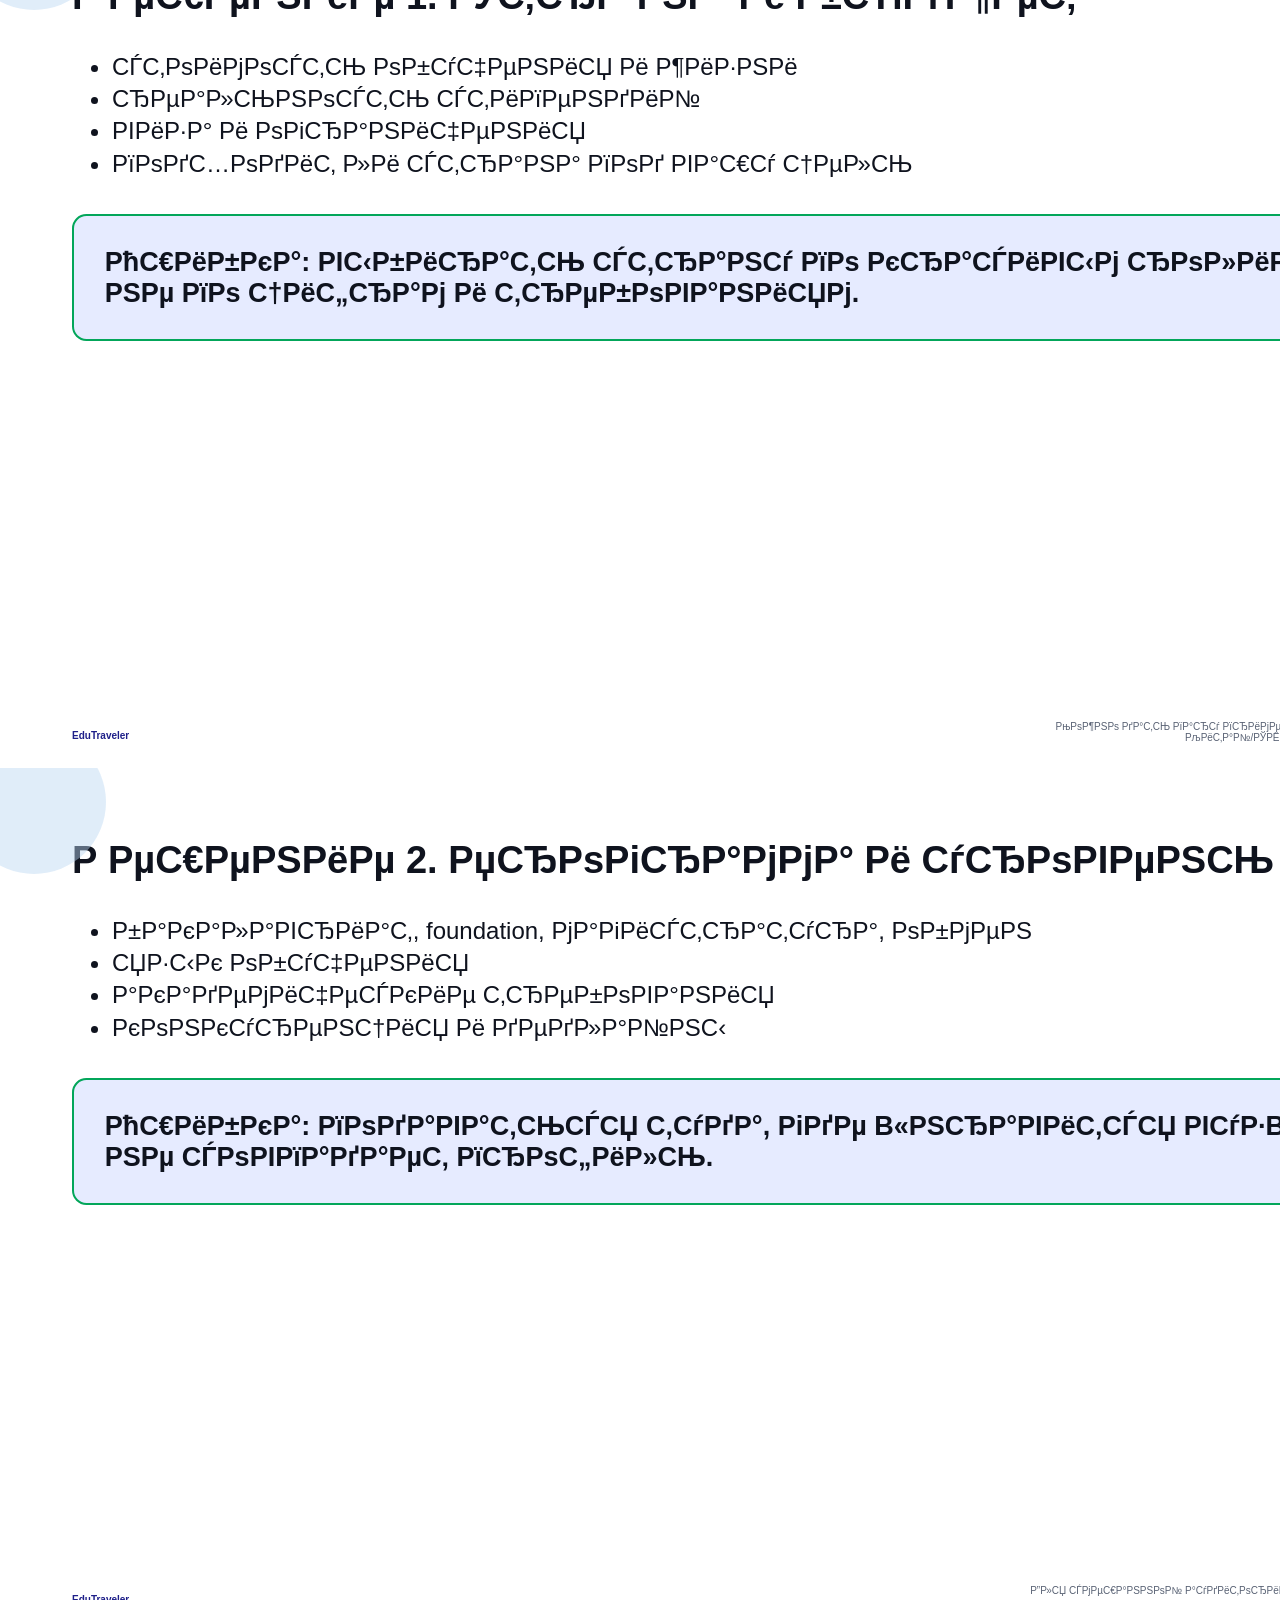
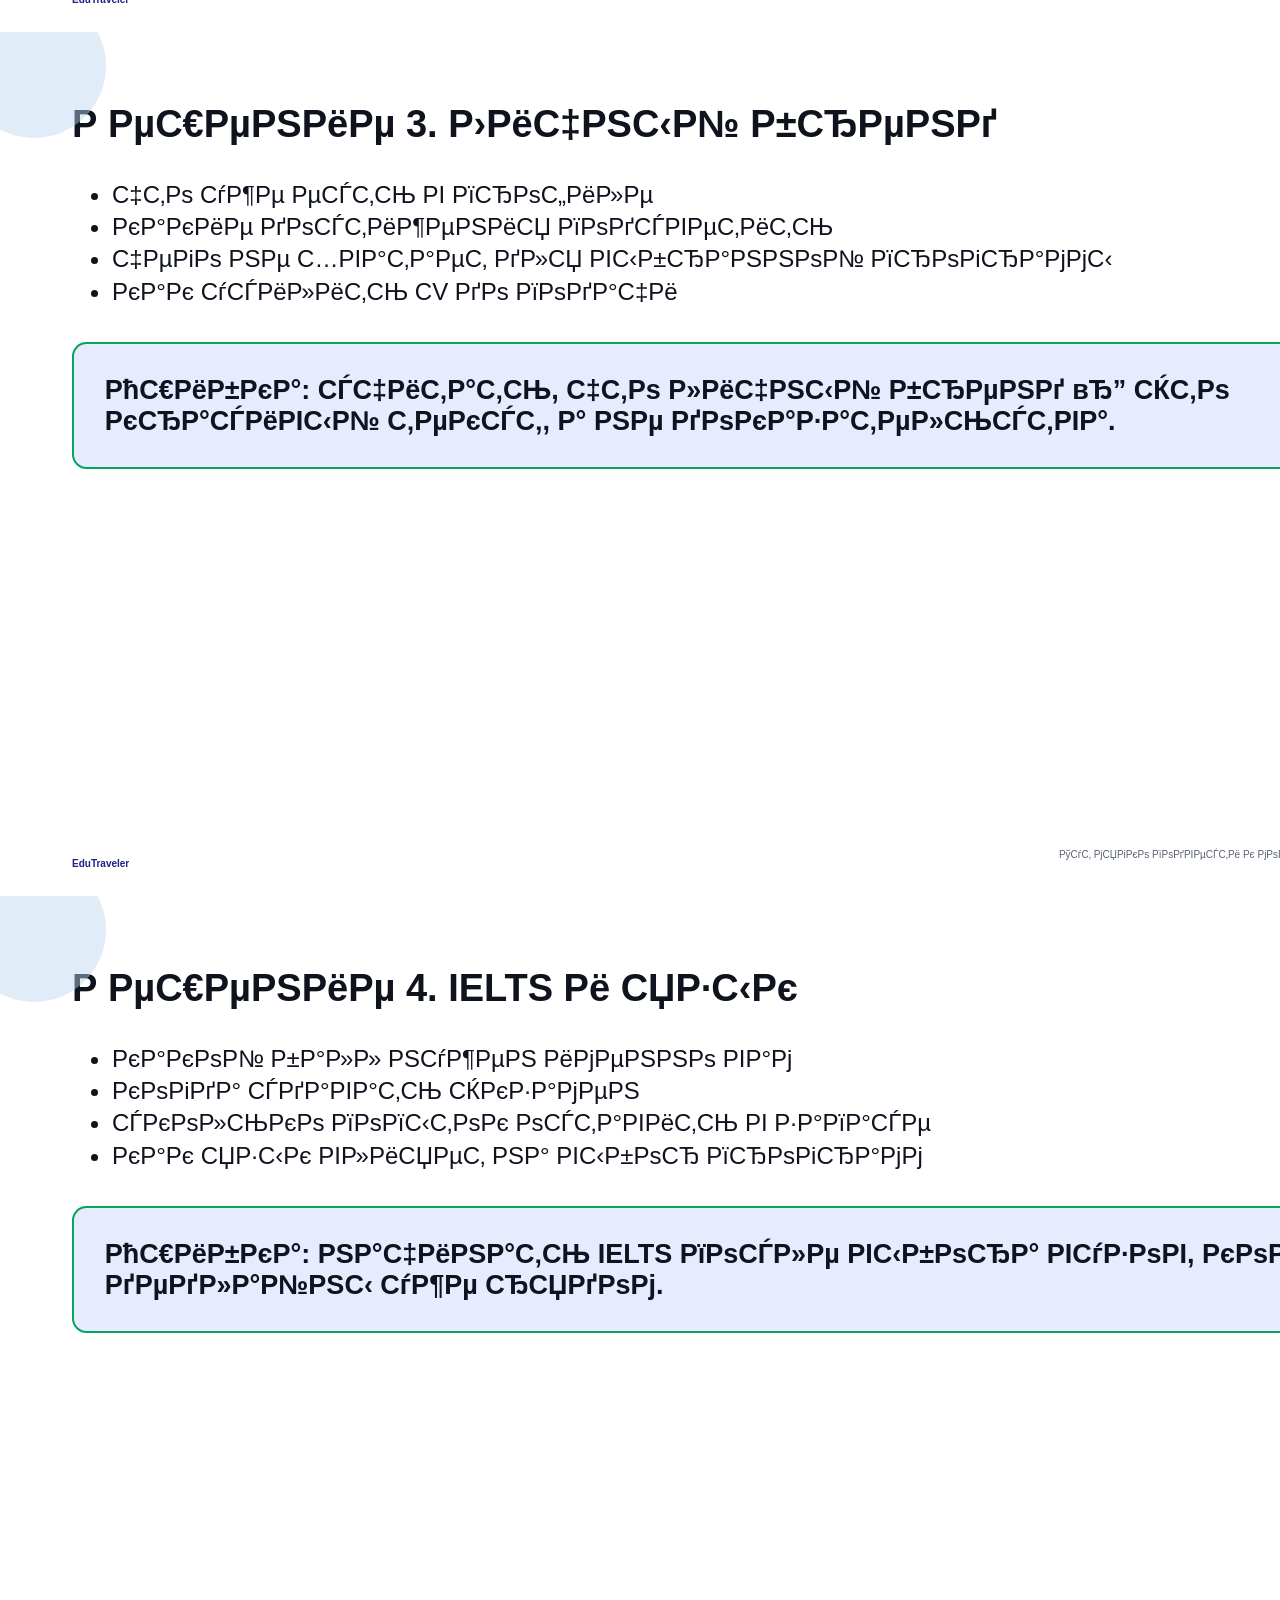
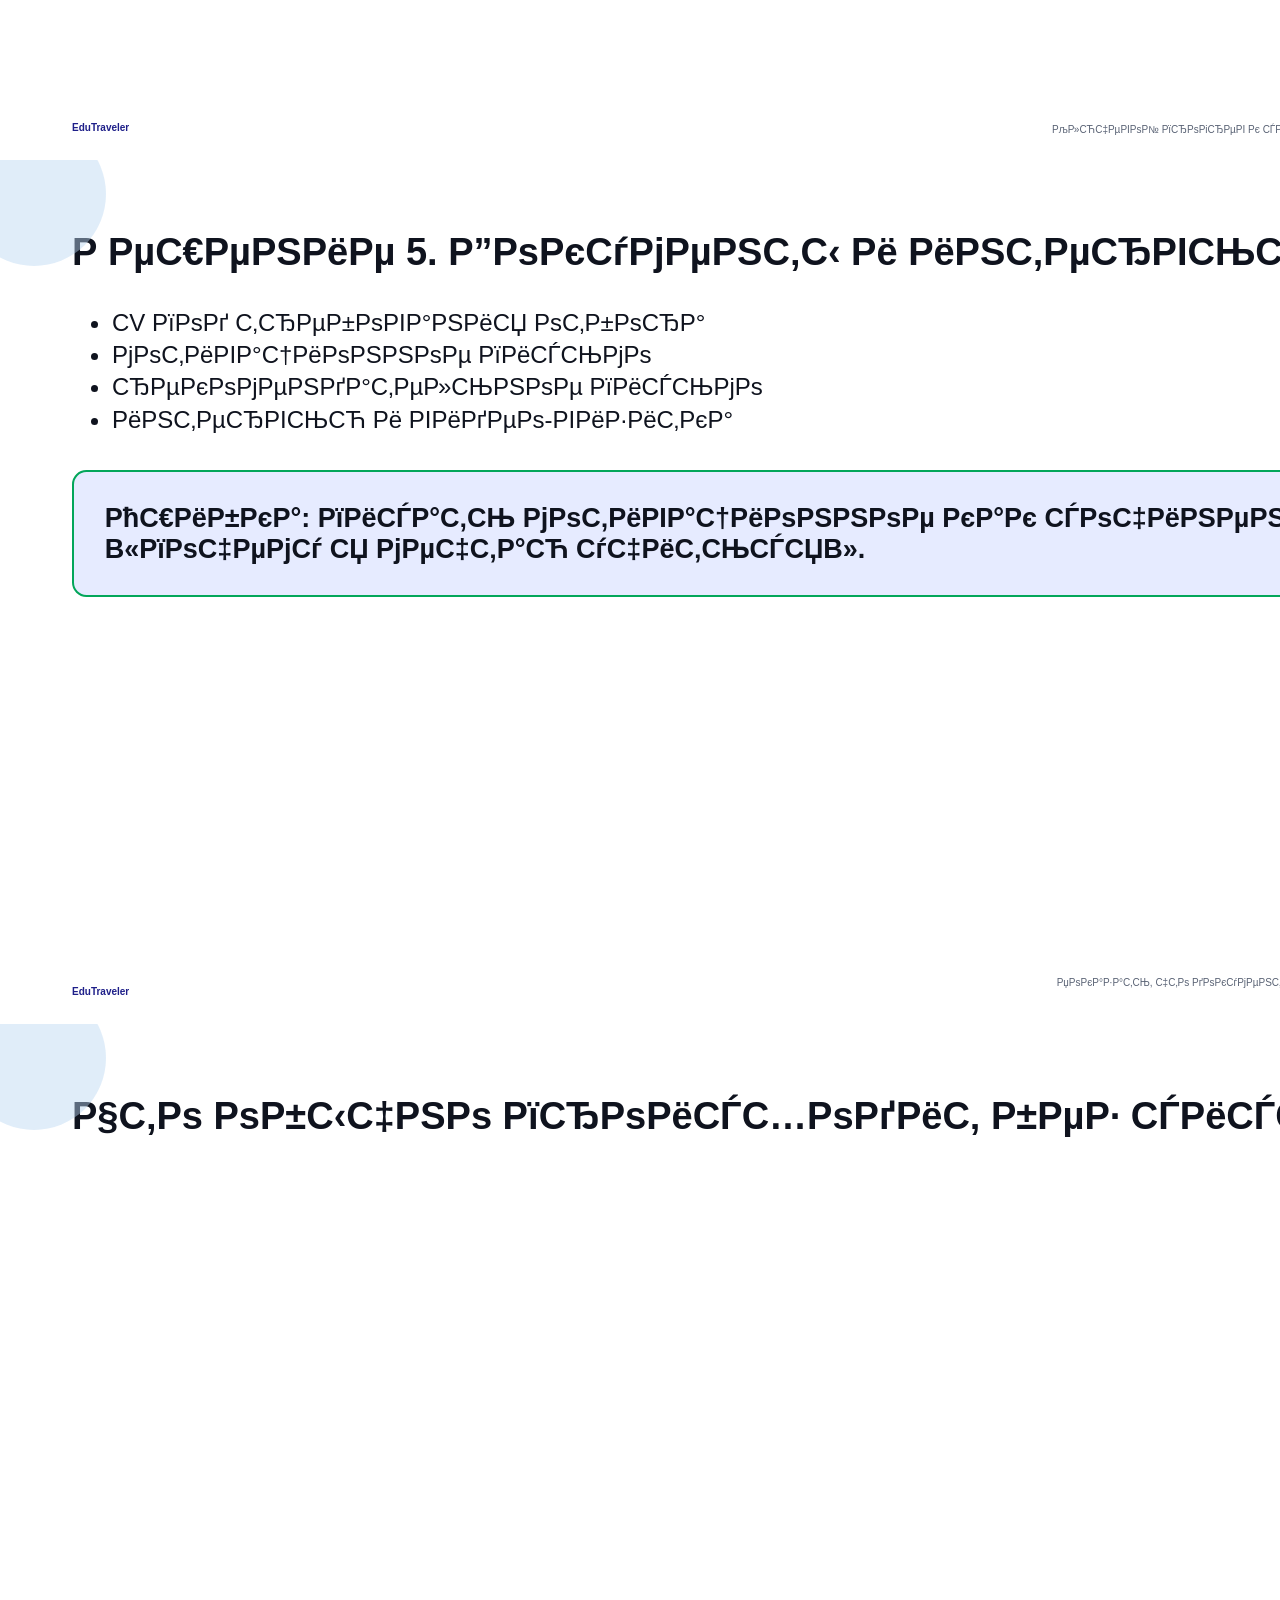
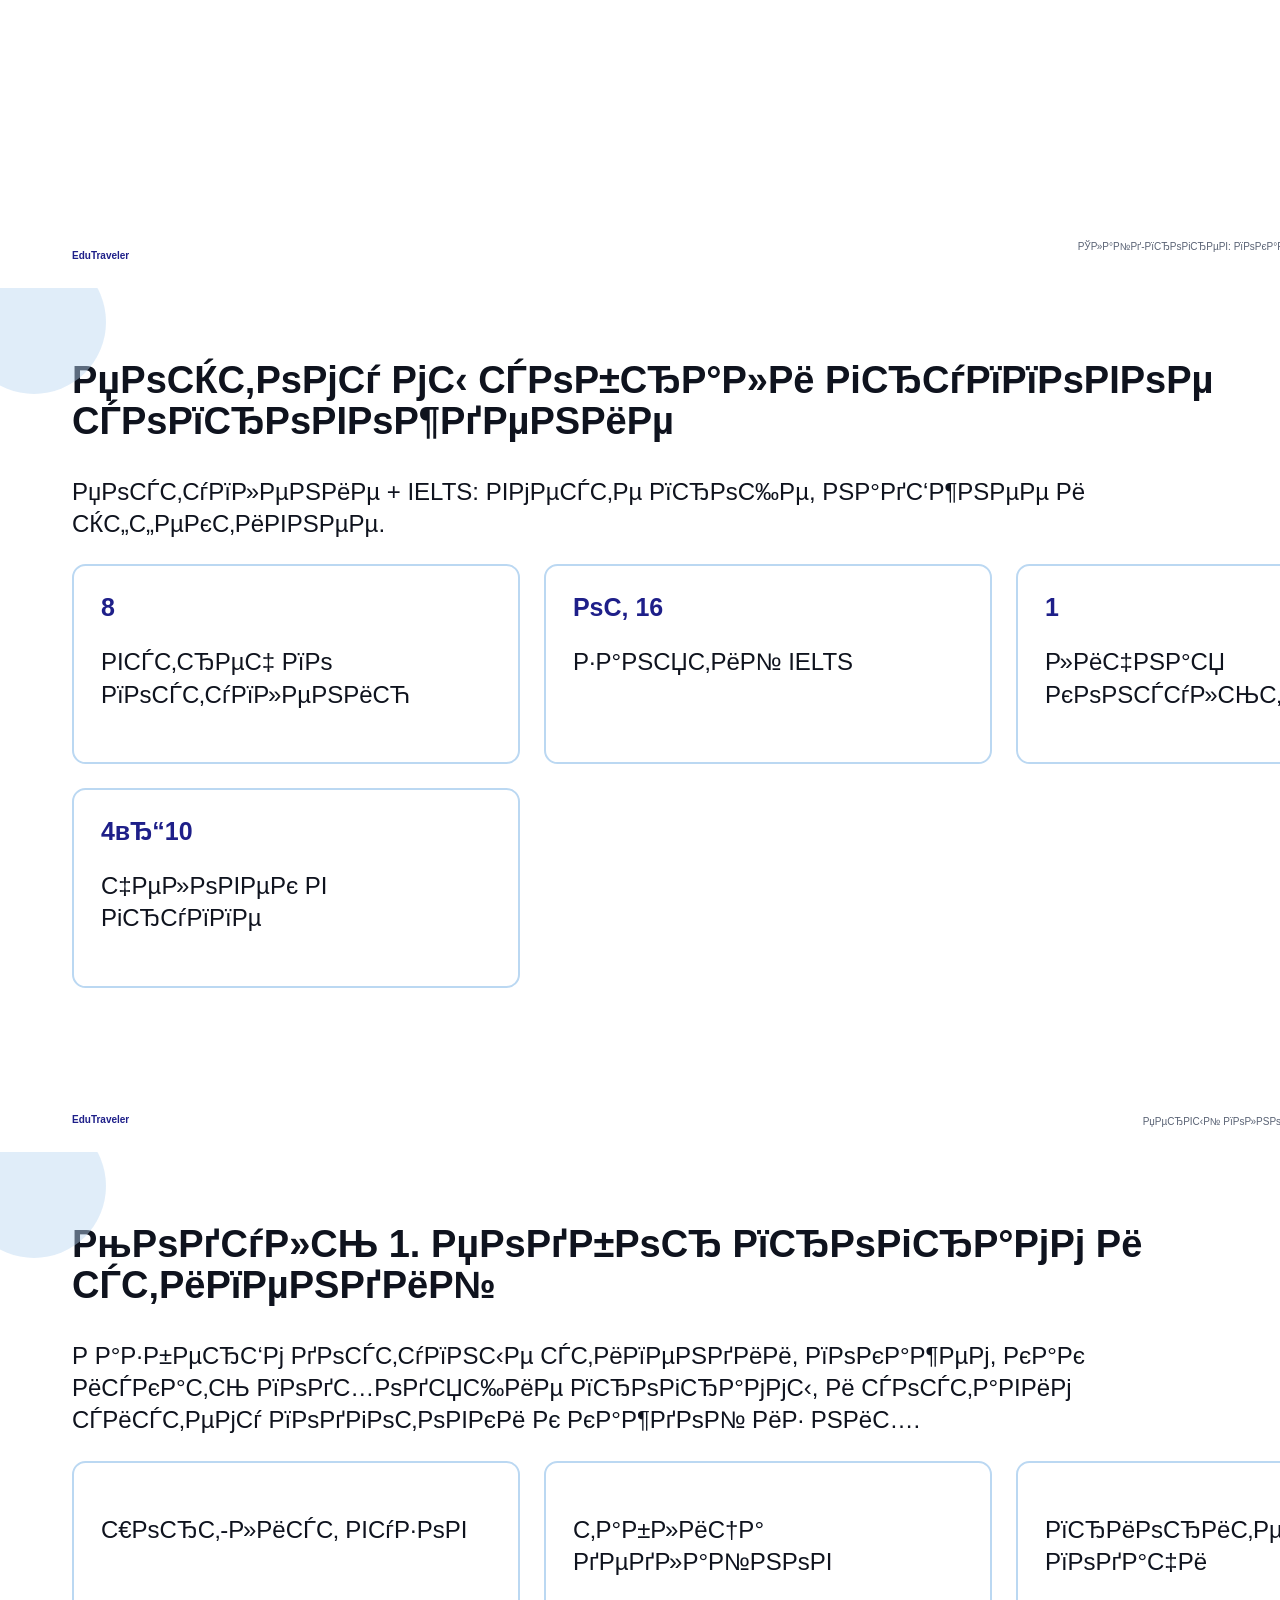
<file: presentation-2027/edutraveler-postuplenie-2027-webinar.html>
﻿<!doctype html>
<html lang="ru"><head><meta charset="utf-8"><title>РџРѕСЃС‚СѓРїР»РµРЅРёРµ Р·Р° РіСЂР°РЅРёС†Сѓ 2027</title>
<style>
@page{size:16in 9in;margin:0}*{box-sizing:border-box}body{margin:0;background:#ddd;font-family:Arial,sans-serif;color:#0F131E}.slide{position:relative;width:16in;height:9in;page-break-after:always;padding:.75in;background:#fff;overflow:hidden}.slide:before{content:"";position:absolute;left:-.4in;top:-.4in;width:1.5in;height:1.5in;background:#BBD8F2;border-radius:50%;opacity:.45}.slide:after{content:"EduTraveler";position:absolute;left:.75in;bottom:.28in;color:#1E1F89;font-weight:700;font-size:10px}h1{font-size:54px;line-height:1.05;margin:.2in 0;color:#1E1F89}h2{font-size:38px;line-height:1.08;margin:0 0 .35in;color:#0F131E}p,.lead,li{font-size:24px;line-height:1.35}.lead{max-width:10.8in}.green{color:#03A65A;text-align:center;margin-top:1.2in}.cover-bg{background:#E6EBFF;display:grid;grid-template-columns:1.4fr .8fr;gap:.6in;align-items:center}.cover-bg img,.photo-case img{width:100%;height:5.9in;object-fit:cover;border-radius:.18in}.cover-bg b{display:inline-block;background:#03A65A;color:#fff;padding:.12in .22in;border-radius:999px}.cards{display:grid;grid-template-columns:repeat(3,1fr);gap:.25in}.cards article{border:2px solid #BBD8F2;border-radius:.14in;padding:.28in;background:#fff;min-height:1.5in}.cards article.rec{background:#E6EBFF;border-color:#03A65A}h3{font-size:25px;color:#1E1F89;margin:0 0 .16in}.cards strong{display:block;font-size:30px;color:#03A65A;margin:.15in 0}.warn,.answer{margin-top:.35in;background:#E6EBFF;border:2px solid #03A65A;border-radius:.15in;padding:.32in;font-size:27px;font-weight:700}.photo-case{display:grid;grid-template-columns:4.8in 1fr;gap:.55in;align-items:center}.photo-case strong{font-size:50px;color:#03A65A}.dark{background:#1E1F89;display:flex;flex-direction:column;align-items:center;justify-content:center;text-align:center}.dark h1{color:#fff}.dark p{color:#E6EBFF;max-width:10in}.button{display:inline-block;background:#03A65A;color:#fff;border-radius:.16in;padding:.2in .45in;font-size:25px;font-weight:700}aside{position:absolute;right:.35in;bottom:.26in;width:5.2in;color:#596274;font-size:10px;text-align:right}
</style></head><body><section class="slide cover cover-bg"><div><b>РџСЂСЏРјРѕР№ СЌС„РёСЂ EduTraveler</b><h1>РџРѕСЃС‚СѓРїР»РµРЅРёРµ Р·Р° РіСЂР°РЅРёС†Сѓ 2027</h1><p>РєР°Рє РїСЂРµРІСЂР°С‚РёС‚СЊ РјРµС‡С‚Сѓ РІ РїРѕРЅСЏС‚РЅС‹Р№ РјР°СЂС€СЂСѓС‚, РЅРµ СѓРїСѓСЃС‚РёС‚СЊ РґРµРґР»Р°Р№РЅС‹ Рё РїРѕРґРіРѕС‚РѕРІРёС‚СЊ IELTS РІРѕРІСЂРµРјСЏ</p></div><img src="/assets/cases/students-collage.png"><aside>РќР°С‡Р°С‚СЊ СЃ РѕР±РµС‰Р°РЅРёСЏ: СЃРµРіРѕРґРЅСЏ РЅРµ РІРґРѕС…РЅРѕРІР»СЏСЋС‰Р°СЏ Р»РµРєС†РёСЏ, Р° РєР°СЂС‚Р° РґРµР№СЃС‚РІРёР№ РЅР° 2027 РіРѕРґ.</aside></section>
<section class="slide agenda"><h2>Р—Р° 60вЂ“90 РјРёРЅСѓС‚ СЂР°Р·Р»РѕР¶РёРј РїРѕСЃС‚СѓРїР»РµРЅРёРµ РїРѕ РїРѕР»РѕС‡РєР°Рј</h2><div class="cards"><article><p>С‡С‚Рѕ РёР·РјРµРЅРёР»РѕСЃСЊ РІ Р»РѕРіРёРєРµ РїРѕСЃС‚СѓРїР»РµРЅРёСЏ РЅР° 2027 РіРѕРґ</p></article><article><p>РєР°РєРёРµ РјР°СЂС€СЂСѓС‚С‹ РµСЃС‚СЊ РґР»СЏ С€РєРѕР»СЊРЅРёРєРѕРІ, СЃС‚СѓРґРµРЅС‚РѕРІ Рё РІС‹РїСѓСЃРєРЅРёРєРѕРІ</p></article><article><p>РєР°Рє РІС‹Р±СЂР°С‚СЊ СЃС‚СЂР°РЅСѓ, РїСЂРѕРіСЂР°РјРјСѓ Рё СЃС‚РёРїРµРЅРґРёСЋ Р±РµР· С…Р°РѕСЃР°</p></article><article><p>РєРѕРіРґР° РЅР°С‡РёРЅР°С‚СЊ IELTS, РґРѕРєСѓРјРµРЅС‚С‹ Рё РёРЅС‚РµСЂРІСЊСЋ</p></article><article><p>РєР°Рє РЅР°С€Р° РїСЂРѕРіСЂР°РјРјР° Р·Р°РєСЂС‹РІР°РµС‚ РІРµСЃСЊ РїСѓС‚СЊ</p></article></div><aside>РЎСЂР°Р·Сѓ РїРѕРєР°Р·Р°С‚СЊ С†РµРЅРЅРѕСЃС‚СЊ Рё РїСЂРµРґСѓРїСЂРµРґРёС‚СЊ, С‡С‚Рѕ РІ РєРѕРЅС†Рµ Р±СѓРґРµС‚ РїСЂРµРґР»РѕР¶РµРЅРёРµ РїРѕ СЃРѕРїСЂРѕРІРѕР¶РґРµРЅРёСЋ.</aside></section>
<section class="slide question"><h2>РќР°РїРёС€РёС‚Рµ РІ С‡Р°С‚: РЅР° РєР°РєРѕРј РІС‹ СЌС‚Р°РїРµ?</h2><p class="lead">РўР°Рє СЏ Р±СѓРґСѓ РїРѕРЅРёРјР°С‚СЊ, РЅР° РєР°РєРёС… РїСЂРёРјРµСЂР°С… РѕСЃС‚Р°РЅР°РІР»РёРІР°С‚СЊСЃСЏ РїРѕРґСЂРѕР±РЅРµРµ.</p><h1 class="green">С€РєРѕР»Р° / СЃС‚СѓРґРµРЅС‚ / РІС‹РїСѓСЃРєРЅРёРє / СЂРѕРґРёС‚РµР»СЊ</h1><aside>Р Р°Р·РѕРіСЂРµС‚СЊ С‡Р°С‚. РћС‚РґРµР»СЊРЅРѕ РѕС‚РјРµС‚РёС‚СЊ: СЌС„РёСЂ РїРѕРґС…РѕРґРёС‚ РІСЃРµРј, РїРѕС‚РѕРјСѓ С‡С‚Рѕ РјР°СЂС€СЂСѓС‚ РѕРґРёРЅ, РѕС‚Р»РёС‡Р°СЋС‚СЃСЏ РІС…РѕРґРЅС‹Рµ РґР°РЅРЅС‹Рµ.</aside></section>
<section class="slide problem"><h2>Р“Р»Р°РІРЅР°СЏ РѕС€РёР±РєР°: РґСѓРјР°С‚СЊ, С‡С‚Рѕ РїРѕСЃС‚СѓРїР»РµРЅРёРµ РЅР°С‡РёРЅР°РµС‚СЃСЏ СЃ РїРѕРґР°С‡Рё Р·Р°СЏРІРєРё</h2><p class="lead">РќР° СЃР°РјРѕРј РґРµР»Рµ РїРѕСЃС‚СѓРїР»РµРЅРёРµ РЅР°С‡РёРЅР°РµС‚СЃСЏ СЃ РјР°СЂС€СЂСѓС‚Р°: СЃС‚СЂР°РЅР°, Р±СЋРґР¶РµС‚, РїСЂРѕРіСЂР°РјРјР°, СЏР·С‹Рє, РґРѕРєСѓРјРµРЅС‚С‹, РґРµРґР»Р°Р№РЅС‹ Рё Р·Р°РїР°СЃРЅС‹Рµ РІР°СЂРёР°РЅС‚С‹.</p><aside>РџРµСЂРІС‹Р№ РїРѕРІРѕСЂРѕС‚: Р»СЋРґРё С‡Р°СЃС‚Рѕ РЅРµРґРѕРѕС†РµРЅРёРІР°СЋС‚ СЃРёСЃС‚РµРјРЅРѕСЃС‚СЊ РїСЂРѕС†РµСЃСЃР°.</aside></section>
<section class="slide timeline"><h2>Р•СЃР»Рё РІС‹ РїРѕСЃС‚СѓРїР°РµС‚Рµ РІ 2027, РїРѕРґРіРѕС‚РѕРІРєР° РЅР°С‡РёРЅР°РµС‚СЃСЏ СѓР¶Рµ СЃРµР№С‡Р°СЃ</h2><div class="cards"><article><h3>Р»РµС‚Рѕ 2026</h3><p>РІС‹Р±РѕСЂ СЃС‚СЂР°РЅ, РїСЂРѕРіСЂР°РјРј, Р±СЋРґР¶РµС‚Р°</p></article><article><h3>РѕСЃРµРЅСЊ 2026</h3><p>IELTS, CV, РјРѕС‚РёРІР°С†РёРѕРЅРЅРѕРµ, РґРµРґР»Р°Р№РЅС‹</p></article><article><h3>Р·РёРјР° 2026/27</h3><p>РїРµСЂРІС‹Рµ РїРѕРґР°С‡Рё Рё СЃС‚РёРїРµРЅРґРёРё</p></article><article><h3>РІРµСЃРЅР° 2027</h3><p>РёРЅС‚РµСЂРІСЊСЋ, РѕС‚РІРµС‚С‹, РІРёР·РѕРІС‹Рµ С€Р°РіРё</p></article></div><aside>РЎРёР»СЊРЅС‹Р№ РїСЂРѕРіСЂРµРІ Рє СЃСЂРѕС‡РЅРѕСЃС‚Рё: РЅРµ РґР°РІРёС‚СЊ, Р° РїРѕРєР°Р·Р°С‚СЊ РєР°Р»РµРЅРґР°СЂРЅСѓСЋ СЂРµР°Р»СЊРЅРѕСЃС‚СЊ.</aside></section>
<section class="slide routes"><h2>Р”Р»СЏ СЂР°Р·РЅС‹С… Р»СЋРґРµР№ РјР°СЂС€СЂСѓС‚ РІС‹РіР»СЏРґРёС‚ РїРѕ-СЂР°Р·РЅРѕРјСѓ</h2><div class="cards"><article><h3>РЁРєРѕР»СЊРЅРёРє</h3><p>Р±Р°РєР°Р»Р°РІСЂРёР°С‚, foundation, РіСЂР°РЅС‚С‹, РїРѕСЂС‚С„РѕР»РёРѕ</p></article><article><h3>РЎС‚СѓРґРµРЅС‚</h3><p>РѕР±РјРµРЅ, Р»РµС‚РЅРёРµ С€РєРѕР»С‹, РїРµСЂРµРІРѕРґ, РјР°РіРёСЃС‚СЂР°С‚СѓСЂР°</p></article><article><h3>Р’С‹РїСѓСЃРєРЅРёРє</h3><p>РјР°РіРёСЃС‚СЂР°С‚СѓСЂР°, СЃРјРµРЅР° РЅР°РїСЂР°РІР»РµРЅРёСЏ, РєР°СЂСЊРµСЂРЅР°СЏ Р»РѕРіРёРєР°</p></article><article><h3>Р РѕРґРёС‚РµР»СЊ</h3><p>Р±РµР·РѕРїР°СЃРЅРѕСЃС‚СЊ, Р±СЋРґР¶РµС‚, СЃСЂРѕРєРё, РґРѕРєСѓРјРµРЅС‚С‹</p></article></div><aside>РЎРЅСЏС‚СЊ СЃС‚СЂР°С… СЃРјРµС€Р°РЅРЅРѕР№ Р°СѓРґРёС‚РѕСЂРёРё: РєР°Р¶РґС‹Р№ РЅР°Р№РґРµС‚ СЃРµР±СЏ.</aside></section>
<section class="slide caseGrid"><h2>РџРѕСЃС‚СѓРїР°СЋС‚ РЅРµ С‚РѕР»СЊРєРѕ В«РёРґРµР°Р»СЊРЅС‹РµВ» РєР°РЅРґРёРґР°С‚С‹</h2><div class="cards"><article><h3>РЎ С‚СЂРѕР№РєР°РјРё</h3><p>Ca' Foscari, JKU Linz, EU Business School</p></article><article><h3>РЎРѕ СЃР»Р°Р±С‹Рј СЏР·С‹РєРѕРј</h3><p>Foundation Рё РїРѕРґРіРѕС‚РѕРІРёС‚РµР»СЊРЅС‹Рµ РїСЂРѕРіСЂР°РјРјС‹</p></article><article><h3>РџРѕСЃР»Рµ РїРµСЂРµСЂС‹РІР°</h3><p>РјР°РіРёСЃС‚СЂР°С‚СѓСЂР° РїРѕСЃР»Рµ 4вЂ“12 Р»РµС‚ РїР°СѓР·С‹</p></article><article><h3>РЎРѕ СЃРјРµРЅРѕР№ РЅР°РїСЂР°РІР»РµРЅРёСЏ</h3><p>Р±РёР·РЅРµСЃ, РјР°СЂРєРµС‚РёРЅРі, РјРµРЅРµРґР¶РјРµРЅС‚, data</p></article></div><aside>Р—РґРµСЃСЊ РІР°Р¶РЅРѕ РЅРµ РѕР±РµС‰Р°С‚СЊ РІСЃРµРј СЂРµР·СѓР»СЊС‚Р°С‚, Р° РїРѕРєР°Р·Р°С‚СЊ С€РёСЂРёРЅСѓ РІРѕР·РјРѕР¶РЅС‹С… СЃС‚СЂР°С‚РµРіРёР№.</aside></section>
<section class="slide photoCase"><h2>РљРµР№СЃ: РЎРЁРђ РїРѕСЃР»Рµ С€РєРѕР»СЊРЅРѕРіРѕ РјР°СЂС€СЂСѓС‚Р°</h2><div class="photo-case"><img src="/assets/cases/kudimov.jpg"><div><strong>$48 000 РІ РіРѕРґ</strong><p>РђР»РµРєСЃР°РЅРґСЂ РљСѓРґРёРјРѕРІ РІС‹РёРіСЂР°Р» РіСЂР°РЅС‚ РЅР° РѕР±СѓС‡РµРЅРёРµ РІ Willamette University.</p></div></div><aside>РљРµР№СЃ РґР»СЏ С€РєРѕР»СЊРЅРёРєРѕРІ Рё СЂРѕРґРёС‚РµР»РµР№: РіСЂР°РЅС‚С‹ СЂРµР°Р»СЊРЅС‹, РЅРѕ РіРѕС‚РѕРІРёС‚СЃСЏ РЅРµ С‚РѕР»СЊРєРѕ Р°РЅРєРµС‚Р°.</aside></section>
<section class="slide photoCase"><h2>РљРµР№СЃ: РјР°РіРёСЃС‚СЂР°С‚СѓСЂР° РїРѕСЃР»Рµ РїРµСЂРµСЂС‹РІР°</h2><div class="photo-case"><img src="/assets/cases/artem.jpg"><div><strong>Texas A&amp;M</strong><p>РђСЂС‚С‘Рј РїРѕСЃС‚СѓРїРёР» РІ РјР°РіРёСЃС‚СЂР°С‚СѓСЂСѓ РїРѕ РёРЅР¶РµРЅРµСЂРёРё РїРѕСЃР»Рµ С‡РµС‚С‹СЂС‘С…Р»РµС‚РЅРµРіРѕ РїРµСЂРµСЂС‹РІР°.</p></div></div><aside>РљРµР№СЃ РґР»СЏ РІС‹РїСѓСЃРєРЅРёРєРѕРІ: РїРµСЂРµСЂС‹РІ РЅРµ Р·Р°РєСЂС‹РІР°РµС‚ РїСѓС‚СЊ, РµСЃР»Рё РїСЂР°РІРёР»СЊРЅРѕ РѕР±СЉСЏСЃРЅРёС‚СЊ С‚СЂР°РµРєС‚РѕСЂРёСЋ.</aside></section>
<section class="slide photoCase"><h2>РљРµР№СЃ: РїРѕР»РЅР°СЏ СЃС‚РёРїРµРЅРґРёСЏ РІ РђР·РёРё</h2><div class="photo-case"><img src="/assets/cases/aleksandr.jpg"><div><strong>РїРѕР»РЅР°СЏ СЃС‚РёРїРµРЅРґРёСЏ</strong><p>РђР»РµРєСЃР°РЅРґСЂ РїРѕСЃС‚СѓРїРёР» РІ Beijing Jiaotong University РЅР° РјР°РіРёСЃС‚СЂР°С‚СѓСЂСѓ РїРѕ Р»РѕРіРёСЃС‚РёРєРµ.</p></div></div><aside>РџРѕРєР°Р·Р°С‚СЊ, С‡С‚Рѕ РђР·РёСЏ вЂ” РЅРµ Р·Р°РїР°СЃРЅРѕР№ РІР°СЂРёР°РЅС‚, Р° СЃРёР»СЊРЅС‹Р№ РјР°СЂС€СЂСѓС‚.</aside></section>
<section class="slide section dark"><h1>РњР°СЂС€СЂСѓС‚ РїРѕСЃС‚СѓРїР»РµРЅРёСЏ СЃРѕСЃС‚РѕРёС‚ РёР· 5 СЂРµС€РµРЅРёР№</h1><p>Р•СЃР»Рё С…РѕС‚СЏ Р±С‹ РѕРґРЅРѕ СЂРµС€РµРЅРёРµ СЃРґРµР»Р°РЅРѕ РЅР°СѓРіР°Рґ, РІСЃСЏ СЃС‚СЂР°С‚РµРіРёСЏ РЅР°С‡РёРЅР°РµС‚ С€Р°С‚Р°С‚СЊСЃСЏ.</p><aside>РџРµСЂРµС…РѕРґ Рє РѕР±СѓС‡Р°СЋС‰РµР№ С‡Р°СЃС‚Рё.</aside></section>
<section class="slide steps"><h2>Р РµС€РµРЅРёРµ 1. РЎС‚СЂР°РЅР° Рё Р±СЋРґР¶РµС‚</h2><ul><li>СЃС‚РѕРёРјРѕСЃС‚СЊ РѕР±СѓС‡РµРЅРёСЏ Рё Р¶РёР·РЅРё</li><li>СЂРµР°Р»СЊРЅРѕСЃС‚СЊ СЃС‚РёРїРµРЅРґРёР№</li><li>РІРёР·Р° Рё РѕРіСЂР°РЅРёС‡РµРЅРёСЏ</li><li>РїРѕРґС…РѕРґРёС‚ Р»Рё СЃС‚СЂР°РЅР° РїРѕРґ РІР°С€Сѓ С†РµР»СЊ</li></ul><div class="warn">РћС€РёР±РєР°: РІС‹Р±РёСЂР°С‚СЊ СЃС‚СЂР°РЅСѓ РїРѕ РєСЂР°СЃРёРІС‹Рј СЂРѕР»РёРєР°Рј, Р° РЅРµ РїРѕ С†РёС„СЂР°Рј Рё С‚СЂРµР±РѕРІР°РЅРёСЏРј.</div><aside>РњРѕР¶РЅРѕ РґР°С‚СЊ РїР°СЂСѓ РїСЂРёРјРµСЂРѕРІ: РС‚Р°Р»РёСЏ/Р“РµСЂРјР°РЅРёСЏ/РљРёС‚Р°Р№/РЎРЁРђ РёРјРµСЋС‚ СЂР°Р·РЅС‹Рµ Р»РѕРіРёРєРё.</aside></section>
<section class="slide steps"><h2>Р РµС€РµРЅРёРµ 2. РџСЂРѕРіСЂР°РјРјР° Рё СѓСЂРѕРІРµРЅСЊ</h2><ul><li>Р±Р°РєР°Р»Р°РІСЂРёР°С‚, foundation, РјР°РіРёСЃС‚СЂР°С‚СѓСЂР°, РѕР±РјРµРЅ</li><li>СЏР·С‹Рє РѕР±СѓС‡РµРЅРёСЏ</li><li>Р°РєР°РґРµРјРёС‡РµСЃРєРёРµ С‚СЂРµР±РѕРІР°РЅРёСЏ</li><li>РєРѕРЅРєСѓСЂРµРЅС†РёСЏ Рё РґРµРґР»Р°Р№РЅС‹</li></ul><div class="warn">РћС€РёР±РєР°: РїРѕРґР°РІР°С‚СЊСЃСЏ С‚СѓРґР°, РіРґРµ В«РЅСЂР°РІРёС‚СЃСЏ РІСѓР·В», РЅРѕ РЅРµ СЃРѕРІРїР°РґР°РµС‚ РїСЂРѕС„РёР»СЊ.</div><aside>Р”Р»СЏ СЃРјРµС€Р°РЅРЅРѕР№ Р°СѓРґРёС‚РѕСЂРёРё РїСЂРѕРіРѕРІРѕСЂРёС‚СЊ СЂР°Р·РЅС‹Рµ РІС…РѕРґС‹.</aside></section>
<section class="slide steps"><h2>Р РµС€РµРЅРёРµ 3. Р›РёС‡РЅС‹Р№ Р±СЂРµРЅРґ</h2><ul><li>С‡С‚Рѕ СѓР¶Рµ РµСЃС‚СЊ РІ РїСЂРѕС„РёР»Рµ</li><li>РєР°РєРёРµ РґРѕСЃС‚РёР¶РµРЅРёСЏ РїРѕРґСЃРІРµС‚РёС‚СЊ</li><li>С‡РµРіРѕ РЅРµ С…РІР°С‚Р°РµС‚ РґР»СЏ РІС‹Р±СЂР°РЅРЅРѕР№ РїСЂРѕРіСЂР°РјРјС‹</li><li>РєР°Рє СѓСЃРёР»РёС‚СЊ CV РґРѕ РїРѕРґР°С‡Рё</li></ul><div class="warn">РћС€РёР±РєР°: СЃС‡РёС‚Р°С‚СЊ, С‡С‚Рѕ Р»РёС‡РЅС‹Р№ Р±СЂРµРЅРґ вЂ” СЌС‚Рѕ РєСЂР°СЃРёРІС‹Р№ С‚РµРєСЃС‚, Р° РЅРµ РґРѕРєР°Р·Р°С‚РµР»СЊСЃС‚РІР°.</div><aside>РўСѓС‚ РјСЏРіРєРѕ РїРѕРґРІРµСЃС‚Рё Рє РјРѕРґСѓР»СЋ Р»РёС‡РЅРѕРіРѕ Р±СЂРµРЅРґР° РІ СЃРѕРїСЂРѕРІРѕР¶РґРµРЅРёРё.</aside></section>
<section class="slide steps"><h2>Р РµС€РµРЅРёРµ 4. IELTS Рё СЏР·С‹Рє</h2><ul><li>РєР°РєРѕР№ Р±Р°Р»Р» РЅСѓР¶РµРЅ РёРјРµРЅРЅРѕ РІР°Рј</li><li>РєРѕРіРґР° СЃРґР°РІР°С‚СЊ СЌРєР·Р°РјРµРЅ</li><li>СЃРєРѕР»СЊРєРѕ РїРѕРїС‹С‚РѕРє РѕСЃС‚Р°РІРёС‚СЊ РІ Р·Р°РїР°СЃРµ</li><li>РєР°Рє СЏР·С‹Рє РІР»РёСЏРµС‚ РЅР° РІС‹Р±РѕСЂ РїСЂРѕРіСЂР°РјРј</li></ul><div class="warn">РћС€РёР±РєР°: РЅР°С‡РёРЅР°С‚СЊ IELTS РїРѕСЃР»Рµ РІС‹Р±РѕСЂР° РІСѓР·РѕРІ, РєРѕРіРґР° РґРµРґР»Р°Р№РЅС‹ СѓР¶Рµ СЂСЏРґРѕРј.</div><aside>РљР»СЋС‡РµРІРѕР№ РїСЂРѕРіСЂРµРІ Рє СЃРІСЏР·РєРµ РїРѕСЃС‚СѓРїР»РµРЅРёРµ + IELTS.</aside></section>
<section class="slide steps"><h2>Р РµС€РµРЅРёРµ 5. Р”РѕРєСѓРјРµРЅС‚С‹ Рё РёРЅС‚РµСЂРІСЊСЋ</h2><ul><li>CV РїРѕРґ С‚СЂРµР±РѕРІР°РЅРёСЏ РѕС‚Р±РѕСЂР°</li><li>РјРѕС‚РёРІР°С†РёРѕРЅРЅРѕРµ РїРёСЃСЊРјРѕ</li><li>СЂРµРєРѕРјРµРЅРґР°С‚РµР»СЊРЅРѕРµ РїРёСЃСЊРјРѕ</li><li>РёРЅС‚РµСЂРІСЊСЋ Рё РІРёРґРµРѕ-РІРёР·РёС‚РєР°</li></ul><div class="warn">РћС€РёР±РєР°: РїРёСЃР°С‚СЊ РјРѕС‚РёРІР°С†РёРѕРЅРЅРѕРµ РєР°Рє СЃРѕС‡РёРЅРµРЅРёРµ В«РїРѕС‡РµРјСѓ СЏ РјРµС‡С‚Р°СЋ СѓС‡РёС‚СЊСЃСЏВ».</div><aside>РџРѕРєР°Р·Р°С‚СЊ, С‡С‚Рѕ РґРѕРєСѓРјРµРЅС‚С‹ вЂ” СЌС‚Рѕ СЃС‚СЂР°С‚РµРіРёСЏ, Р° РЅРµ РїРµСЂРµРІРѕРґ Р±РёРѕРіСЂР°С„РёРё.</aside></section>
<section class="slide bridge"><h2>Р§С‚Рѕ РѕР±С‹С‡РЅРѕ РїСЂРѕРёСЃС…РѕРґРёС‚ Р±РµР· СЃРёСЃС‚РµРјС‹</h2><aside>РЎР»Р°Р№Рґ-РїСЂРѕРіСЂРµРІ: РїРѕРєР°Р·Р°С‚СЊ РєРѕРЅС‚СЂР°СЃС‚ С…Р°РѕСЃР° Рё СЃРѕРїСЂРѕРІРѕР¶РґРµРЅРёСЏ.</aside></section>
<section class="slide offerIntro"><h2>РџРѕСЌС‚РѕРјСѓ РјС‹ СЃРѕР±СЂР°Р»Рё РіСЂСѓРїРїРѕРІРѕРµ СЃРѕРїСЂРѕРІРѕР¶РґРµРЅРёРµ</h2><p class="lead">РџРѕСЃС‚СѓРїР»РµРЅРёРµ + IELTS: РІРјРµСЃС‚Рµ РїСЂРѕС‰Рµ, РЅР°РґС‘Р¶РЅРµРµ Рё СЌС„С„РµРєС‚РёРІРЅРµРµ.</p><div class="cards"><article><h3>8</h3><p>РІСЃС‚СЂРµС‡ РїРѕ РїРѕСЃС‚СѓРїР»РµРЅРёСЋ</p></article><article><h3>РѕС‚ 16</h3><p>Р·Р°РЅСЏС‚РёР№ IELTS</p></article><article><h3>1</h3><p>Р»РёС‡РЅР°СЏ РєРѕРЅСЃСѓР»СЊС‚Р°С†РёСЏ</p></article><article><h3>4вЂ“10</h3><p>С‡РµР»РѕРІРµРє РІ РіСЂСѓРїРїРµ</p></article></div><aside>РџРµСЂРІС‹Р№ РїРѕР»РЅРѕС†РµРЅРЅС‹Р№ Р·Р°С…РѕРґ РІ РѕС„С„РµСЂ.</aside></section>
<section class="slide program"><h2>РњРѕРґСѓР»СЊ 1. РџРѕРґР±РѕСЂ РїСЂРѕРіСЂР°РјРј Рё СЃС‚РёРїРµРЅРґРёР№</h2><p class="lead">Р Р°Р·Р±РµСЂС‘Рј РґРѕСЃС‚СѓРїРЅС‹Рµ СЃС‚РёРїРµРЅРґРёРё, РїРѕРєР°Р¶РµРј, РєР°Рє РёСЃРєР°С‚СЊ РїРѕРґС…РѕРґСЏС‰РёРµ РїСЂРѕРіСЂР°РјРјС‹, Рё СЃРѕСЃС‚Р°РІРёРј СЃРёСЃС‚РµРјСѓ РїРѕРґРіРѕС‚РѕРІРєРё Рє РєР°Р¶РґРѕР№ РёР· РЅРёС….</p><div class="cards"><article><p>С€РѕСЂС‚-Р»РёСЃС‚ РІСѓР·РѕРІ</p></article><article><p>С‚Р°Р±Р»РёС†Р° РґРµРґР»Р°Р№РЅРѕРІ</p></article><article><p>РїСЂРёРѕСЂРёС‚РµС‚С‹ РїРѕРґР°С‡Рё</p></article></div><aside>РџРѕРєР°Р·С‹РІР°С‚СЊ РЅРµ Р·Р°РЅСЏС‚РёСЏ, Р° СЂРµР·СѓР»СЊС‚Р°С‚ РЅР° СЂСѓРєР°С….</aside></section>
<section class="slide program"><h2>РњРѕРґСѓР»СЊ 2. Р›РёС‡РЅС‹Р№ Р±СЂРµРЅРґ</h2><p class="lead">РћС†РµРЅРёРј С‚РµРєСѓС‰РёРµ С€Р°РЅСЃС‹, РїРѕРєР°Р¶РµРј СѓСЂРѕРІРµРЅСЊ РїСЂРѕС„РёР»СЏ РґР»СЏ РІС‹Р±СЂР°РЅРЅС‹С… РїСЂРѕРіСЂР°РјРј Рё СЃРѕСЃС‚Р°РІРёРј РїР»Р°РЅ СѓСЃРёР»РµРЅРёСЏ.</p><div class="cards"><article><p>Р°СѓРґРёС‚ РїСЂРѕС„РёР»СЏ</p></article><article><p>РїР»Р°РЅ СѓСЃРёР»РµРЅРёСЏ CV</p></article><article><p>СЃРїРёСЃРѕРє Р°РєС‚РёРІРЅРѕСЃС‚РµР№</p></article></div><aside>Р”Р»СЏ СЂРѕРґРёС‚РµР»РµР№: СЌС‚Рѕ СЃРЅРёР¶Р°РµС‚ С…Р°РѕСЃ; РґР»СЏ СЃС‚СѓРґРµРЅС‚РѕРІ: РїРѕСЏРІР»СЏРµС‚СЃСЏ СЃС‚СЂР°С‚РµРіРёСЏ.</aside></section>
<section class="slide program"><h2>РњРѕРґСѓР»СЊ 3. Р”РѕРєСѓРјРµРЅС‚С‹</h2><p class="lead">РџРѕРґРіРѕС‚РѕРІРёРј CV, СЂРµРєРѕРјРµРЅРґР°С‚РµР»СЊРЅРѕРµ Рё РјРѕС‚РёРІР°С†РёРѕРЅРЅРѕРµ РїРёСЃСЊРјР°, РґР°РґРёРј СЃС‚СЂСѓРєС‚СѓСЂСѓ, РїСЂРёРјРµСЂС‹ Рё РѕР±СЂР°С‚РЅСѓСЋ СЃРІСЏР·СЊ.</p><div class="cards"><article><p>CV РїРѕРґ РѕС‚Р±РѕСЂ</p></article><article><p>РјРѕС‚РёРІР°С†РёРѕРЅРЅРѕРµ РїРёСЃСЊРјРѕ</p></article><article><p>СЂРµРєРѕРјРµРЅРґР°С‚РµР»СЊРЅРѕРµ РїРёСЃСЊРјРѕ</p></article></div><aside>Р’Р°Р¶РЅРѕ: РЅРµ В«РјС‹ РЅР°РїРёС€РµРј Р·Р° РІР°СЃВ», Р° РЅР°СѓС‡РёРј Рё РґРѕРІРµРґС‘Рј РґРѕ СЃРёР»СЊРЅРѕРіРѕ СѓСЂРѕРІРЅСЏ.</aside></section>
<section class="slide program"><h2>РњРѕРґСѓР»СЊ 4. РРЅС‚РµСЂРІСЊСЋ Рё РІРёРґРµРѕ-РІРёР·РёС‚РєР°</h2><p class="lead">Р Р°Р·Р±РµСЂС‘Рј С‡Р°СЃС‚С‹Рµ РІРѕРїСЂРѕСЃС‹, Р»РѕРіРёРєСѓ РѕС‚РІРµС‚РѕРІ, СЃС‚СЂРµСЃСЃРѕРІС‹Рµ СЃРёС‚СѓР°С†РёРё Рё РЅРѕРІС‹Р№ С„РѕСЂРјР°С‚ РІРёРґРµРѕ-РІРёР·РёС‚РѕРє.</p><div class="cards"><article><p>Р±Р°РЅРє РѕС‚РІРµС‚РѕРІ</p></article><article><p>С‚СЂРµРЅРёСЂРѕРІРєР° РёРЅС‚РµСЂРІСЊСЋ</p></article><article><p>СЃС†РµРЅР°СЂРёР№ РІРёРґРµРѕ-РІРёР·РёС‚РєРё</p></article></div><aside>РџРѕРєР°Р·Р°С‚СЊ Р°РєС‚СѓР°Р»СЊРЅРѕСЃС‚СЊ С„РёРЅР°Р»СЊРЅС‹С… СЌС‚Р°РїРѕРІ РѕС‚Р±РѕСЂР°.</aside></section>
<section class="slide ielts"><h2>IELTS РёРґС‘С‚ РїР°СЂР°Р»Р»РµР»СЊРЅРѕ, Р° РЅРµ В«РєРѕРіРґР°-РЅРёР±СѓРґСЊ РїРѕС‚РѕРјВ»</h2><div class="cards"><article><p>16 Р·Р°РЅСЏС‚РёР№ РїРѕ 90 РјРёРЅСѓС‚</p></article><article><p>РґРѕРјР°С€РЅРёРµ Р·Р°РґР°РЅРёСЏ СЃ РїСЂРѕРІРµСЂРєРѕР№</p></article><article><p>РјР°С‚РµСЂРёР°Р»С‹ Рё Р·Р°РїРёСЃРё</p></article><article><p>Study Buddy Рё РїСЂРѕРіРЅРѕР· Р±Р°Р»Р»Р°</p></article></div><aside>Р Р°Р·РІРµСЂРЅСѓС‚СЊ С†РµРЅРЅРѕСЃС‚СЊ IELTS-Р±Р»РѕРєР° РєР°Рє С‡Р°СЃС‚Рё СЃС‚СЂР°С‚РµРіРёРё РїРѕСЃС‚СѓРїР»РµРЅРёСЏ.</aside></section>
<section class="slide experts"><h2>РЎ РІР°РјРё СЂР°Р±РѕС‚Р°СЋС‚ СЌРєСЃРїРµСЂС‚С‹, РєРѕС‚РѕСЂС‹Рµ Р·РЅР°СЋС‚ РїСѓС‚СЊ РёР·РЅСѓС‚СЂРё</h2><aside>РЎР»Р°Р№Рґ РґРѕРІРµСЂРёСЏ РїРµСЂРµРґ С†РµРЅРѕР№.</aside></section>
<section class="slide outcomes"><h2>Рљ РєРѕРЅС†Сѓ РїСЂРѕРіСЂР°РјРјС‹ Сѓ РІР°СЃ РЅРµ СЃРѕРІРµС‚С‹, Р° СЃРёСЃС‚РµРјР°</h2><div class="cards"><article><p>РєСѓРґР° РїРѕРґР°С‘РјСЃСЏ Рё РїРѕС‡РµРјСѓ</p></article><article><p>РєРѕРіРґР° РґРµРґР»Р°Р№РЅС‹ Рё С‡С‚Рѕ РіРѕС‚РѕРІРёС‚СЊ</p></article><article><p>РєР°РєРѕР№ IELTS РЅСѓР¶РµРЅ Рё РєР°Рє Рє РЅРµРјСѓ РёРґС‚Рё</p></article><article><p>РєР°РєРёРµ РґРѕРєСѓРјРµРЅС‚С‹ РѕС‚РїСЂР°РІР»СЏРµРј</p></article><article><p>РєР°Рє РїСЂРѕС…РѕРґРёРј РёРЅС‚РµСЂРІСЊСЋ Рё С„РёРЅР°Р»СЊРЅС‹Рµ СЌС‚Р°РїС‹</p></article></div><aside>РџРµСЂРµРІРµСЃС‚Рё РІ РѕС‰СѓС‰РµРЅРёРµ СЂРµР·СѓР»СЊС‚Р°С‚Р°.</aside></section>
<section class="slide pricing"><h2>РўР°СЂРёС„С‹ РїСЂРѕРіСЂР°РјРјС‹</h2><div class="cards"><article class="rec"><h3>РџРѕСЃС‚СѓРїР»РµРЅРёРµ + IELTS</h3><strong>РѕС‚ 99 000 в‚Ѕ</strong><p>8 РІСЃС‚СЂРµС‡ РїРѕ РїРѕСЃС‚СѓРїР»РµРЅРёСЋ<br>РѕС‚ 16 Р·Р°РЅСЏС‚РёР№ IELTS<br>РёРЅРґРёРІРёРґСѓР°Р»СЊРЅР°СЏ РєРѕРЅСЃСѓР»СЊС‚Р°С†РёСЏ<br>С‡Р°С‚ Рё Р·Р°РїРёСЃРё</p></article><article class=""><h3>РўРѕР»СЊРєРѕ РїРѕСЃС‚СѓРїР»РµРЅРёРµ</h3><strong>55 000 в‚Ѕ</strong><p>8 РІСЃС‚СЂРµС‡ РїРѕ РїРѕСЃС‚СѓРїР»РµРЅРёСЋ<br>РёРЅРґРёРІРёРґСѓР°Р»СЊРЅР°СЏ РєРѕРЅСЃСѓР»СЊС‚Р°С†РёСЏ<br>С‡Р°С‚ Рё Р·Р°РїРёСЃРё</p></article><article class=""><h3>РўРѕР»СЊРєРѕ IELTS</h3><strong>РѕС‚ 59 000 в‚Ѕ</strong><p>16 Р·Р°РЅСЏС‚РёР№ РїРѕ 90 РјРёРЅСѓС‚<br>РґРѕРјР°С€РЅРёРµ Р·Р°РґР°РЅРёСЏ СЃ РїСЂРѕРІРµСЂРєРѕР№<br>С‡Р°С‚ Рё РјР°С‚РµСЂРёР°Р»С‹</p></article></div><aside>Р РµРєРѕРјРµРЅРґРѕРІР°С‚СЊ РїРµСЂРІС‹Р№ С‚Р°СЂРёС„ РєР°Рє СЃР°РјС‹Р№ С†РµР»СЊРЅС‹Р№ РјР°СЂС€СЂСѓС‚.</aside></section>
<section class="slide objection"><h2>В«РЇ РїРѕРєР° РЅРµ Р·РЅР°СЋ СЃС‚СЂР°РЅСѓ. РњРЅРµ СЂР°РЅРѕ?В»</h2><div class="answer">РќР°РѕР±РѕСЂРѕС‚: РїСЂРѕРіСЂР°РјРјР° РЅР°С‡РёРЅР°РµС‚СЃСЏ СЃ РІС‹Р±РѕСЂР° СЃС‚СЂР°РЅ, РїСЂРѕРіСЂР°РјРј, Р±СЋРґР¶РµС‚Р° Рё СЃС‚РёРїРµРЅРґРёР№. РќРµ РЅСѓР¶РЅРѕ РїСЂРёС…РѕРґРёС‚СЊ СЃ РіРѕС‚РѕРІС‹Рј СЃРїРёСЃРєРѕРј РІСѓР·РѕРІ.</div><aside>Р’РѕР·СЂР°Р¶РµРЅРёРµ СЂР°РЅРЅРµРіРѕ СЌС‚Р°РїР°.</aside></section>
<section class="slide objection"><h2>В«РЈ РјРµРЅСЏ РЅРµРёРґРµР°Р»СЊРЅС‹Рµ РѕС†РµРЅРєРё / СЃР»Р°Р±С‹Р№ СЏР·С‹Рє / РїРµСЂРµСЂС‹РІВ»</h2><div class="answer">Р­С‚Рѕ РЅРµ РїСЂРёРіРѕРІРѕСЂ, Р° РІС…РѕРґРЅС‹Рµ РґР°РЅРЅС‹Рµ. РњС‹ СЃРјРѕС‚СЂРёРј, РєР°РєРёРµ РјР°СЂС€СЂСѓС‚С‹ СЂРµР°Р»РёСЃС‚РёС‡РЅС‹: foundation, РїРѕРґРіРѕС‚РѕРІРёС‚РµР»СЊРЅС‹Р№ РіРѕРґ, РђР·РёСЏ, Р•РІСЂРѕРїР°, СЃС‚РёРїРµРЅРґРёРё, РїСЂРѕРіСЂР°РјРјС‹ СЃ РґСЂСѓРіРёРј СѓСЂРѕРІРЅРµРј С‚СЂРµР±РѕРІР°РЅРёР№.</div><aside>Р’РѕР·СЂР°Р¶РµРЅРёРµ СЃР°РјРѕРѕС†РµРЅРєРё.</aside></section>
<section class="slide objection"><h2>В«Рђ РµСЃР»Рё СЏ РїСЂРѕРїСѓС‰Сѓ РІСЃС‚СЂРµС‡Сѓ?В»</h2><div class="answer">Р’СЃРµ РІСЃС‚СЂРµС‡Рё Р·Р°РїРёСЃС‹РІР°СЋС‚СЃСЏ. РњР°С‚РµСЂРёР°Р»С‹ РѕСЃС‚Р°СЋС‚СЃСЏ, Р° РѕР±С‰РёР№ С‡Р°С‚ РїРѕРјРѕРіР°РµС‚ РЅРµ РІС‹РїР°РґР°С‚СЊ РёР· РїСЂРѕС†РµСЃСЃР°.</div><aside>РўРµС…РЅРёС‡РµСЃРєРѕРµ РІРѕР·СЂР°Р¶РµРЅРёРµ.</aside></section>
<section class="slide objection"><h2>В«РњРѕР¶РЅРѕ РѕРїР»Р°С‚РёС‚СЊ С‡Р°СЃС‚СЏРјРё?В»</h2><div class="answer">Р”Р°, РІРѕР·РјРѕР¶РЅР° РѕРїР»Р°С‚Р° С‡Р°СЃС‚СЏРјРё. РЈСЃР»РѕРІРёСЏ РјРѕР¶РЅРѕ РѕР±СЃСѓРґРёС‚СЊ СЃ РјРµРЅРµРґР¶РµСЂРѕРј РїСЂРё Р±СЂРѕРЅРёСЂРѕРІР°РЅРёРё РјРµСЃС‚Р°.</div><aside>Р¤РёРЅР°РЅСЃРѕРІРѕРµ РІРѕР·СЂР°Р¶РµРЅРёРµ.</aside></section>
<section class="slide cta"><h2>РЎР»РµРґСѓСЋС‰РёР№ С€Р°Рі</h2><p class="lead">РќР°РїРёС€РёС‚Рµ РІ Telegram, С‡С‚Рѕ РІС‹ Р±С‹Р»Рё РЅР° СЌС„РёСЂРµ, Рё РјС‹ РїРѕРјРѕР¶РµРј РїРѕРЅСЏС‚СЊ, РєР°РєРѕР№ С‚Р°СЂРёС„ Рё РјР°СЂС€СЂСѓС‚ РїРѕРґС…РѕРґСЏС‚ РёРјРµРЅРЅРѕ РІР°Рј.</p><div class="button">t.me/dasha_edutraveler</div><aside>Р¤РёРЅР°Р»СЊРЅС‹Р№ CTA: РєРѕРЅРєСЂРµС‚РЅРѕРµ РґРµР№СЃС‚РІРёРµ, РЅРµ Р°Р±СЃС‚СЂР°РєС‚РЅРѕРµ В«РїРѕРґСѓРјР°Р№С‚РµВ».</aside></section>
<section class="slide final"><h2>РџРѕСЃС‚СѓРїР»РµРЅРёРµ Р·Р° РіСЂР°РЅРёС†Сѓ вЂ” СЌС‚Рѕ РЅРµ Р»РѕС‚РµСЂРµСЏ</h2><p class="lead">Р­С‚Рѕ РјР°СЂС€СЂСѓС‚. Р РµРіРѕ РјРѕР¶РЅРѕ РїСЂРѕР№С‚Рё СЃ СЃРёСЃС‚РµРјРѕР№, РґРµРґР»Р°Р№РЅР°РјРё, IELTS Рё РїРѕРґРґРµСЂР¶РєРѕР№.</p><aside>Р¤РёРЅР°Р»СЊРЅР°СЏ С„СЂР°Р·Р° РґР»СЏ Р·Р°РєСЂС‹С‚РёСЏ СЌС„РёСЂР°.</aside></section></body></html>
</file>
<file: assets/index-D7npqIoj.css>
.course-teacher-section .expert-grid{max-width:980px;margin:0 auto;grid-template-columns:minmax(0,1fr)}.course-teacher-section .expert-card{grid-template-columns:.82fr 1fr}@media(max-width:760px){.course-teacher-section .expert-card{grid-template-columns:1fr}}:root{--blue: #1e1f89;--blue-dark: #11134f;--blue-soft: #eef0ff;--cyan: #86d9ff;--ink: #15162f;--muted: #666984;--line: #dfe2f0;--white: #ffffff;--surface: #f7f8fc;--radius-sm: 14px;--radius: 24px;--radius-lg: 38px;--shadow: 0 24px 70px rgba(20, 23, 79, .12);--content: 1180px}*{box-sizing:border-box}html{scroll-behavior:smooth}body{margin:0;background:var(--surface);color:var(--ink);font-family:Segoe UI,Inter,Arial,sans-serif;line-height:1.55}body,a,button{-webkit-font-smoothing:antialiased}a{color:inherit;text-decoration:none}img{display:block;max-width:100%}button,summary{font:inherit}main{overflow:hidden}.section{width:min(var(--content),calc(100% - 40px));margin:0 auto;padding:104px 0}.section-overlap{position:relative;z-index:5;margin-top:-24px;padding:0}.two-column{display:grid;grid-template-columns:minmax(0,.85fr) minmax(0,1fr);gap:90px;align-items:center}.eyebrow{margin:0 0 14px;color:var(--blue);font-size:13px;font-weight:800;letter-spacing:.16em;text-transform:uppercase}.eyebrow-light{color:#b7c9ff}.section-heading{max-width:650px;margin-bottom:48px}.section-heading-center{margin-right:auto;margin-left:auto;text-align:center}.section-heading h2{margin:0;font-size:clamp(36px,5vw,62px);line-height:1.02;letter-spacing:-.045em}.section-heading>p:last-child{margin:22px 0 0;color:var(--muted);font-size:18px}@media(max-width:760px){.section{width:min(100% - 28px,var(--content));padding:72px 0}.section-overlap{padding:0;margin-top:-16px}.two-column{grid-template-columns:1fr;gap:38px}.section-heading{margin-bottom:34px}}@media(prefers-reduced-motion:reduce){html{scroll-behavior:auto}*,*:before,*:after{animation-duration:.01ms!important;animation-iteration-count:1!important;transition-duration:.01ms!important}}.hero{min-height:720px;position:relative;display:flex;flex-direction:column;overflow:hidden;color:#fff;background:var(--blue-dark)}.hero-compact{min-height:660px}.hero-media{position:absolute;inset:-4%;background-position:center;background-size:cover;background-repeat:no-repeat;transform:scale(1.01)}.hero-video{position:absolute;inset:0;width:100%;height:100%;object-fit:cover;opacity:.78;animation:video-reveal .65s ease-out both}@keyframes video-reveal{0%{opacity:0;transform:scale(1.045)}to{opacity:.78;transform:scale(1)}}.hero-media-motion{animation:hero-drift 18s ease-in-out infinite alternate}@keyframes hero-drift{to{transform:scale(1.11) translate3d(-1.5%,-1%,0)}}.hero-shade{position:absolute;inset:0;background:linear-gradient(90deg,#0a0c3df7,#0f114dd4 38%,#0f114d57 72%,#0f114d33),linear-gradient(0deg,rgba(10,12,53,.78) 0%,transparent 48%)}.site-header{position:relative;z-index:3;width:min(var(--content),calc(100% - 40px));margin:0 auto;padding:22px 0;display:flex;align-items:center;justify-content:space-between;gap:30px;border-bottom:1px solid rgba(255,255,255,.2)}.brand{display:flex;align-items:center;gap:10px;font-size:14px;font-weight:800;letter-spacing:.13em}.brand img{width:42px;height:42px;object-fit:cover;border-radius:50%}.site-header nav{display:flex;gap:28px;font-size:14px}.site-header nav a{opacity:.82}.site-header nav a:hover{opacity:1}.hero-content{position:relative;z-index:2;width:min(var(--content),calc(100% - 40px));margin:auto;padding:52px 0 76px}.hero-content h1{max-width:850px;margin:0;font-size:clamp(50px,6.2vw,80px);line-height:.95;letter-spacing:-.06em}.hero-compact .hero-content h1{max-width:720px}.hero-subtitle{max-width:620px;margin:20px 0;color:#ffffffdb;font-size:clamp(20px,2.2vw,27px)}.hero-meta{display:flex;flex-wrap:wrap;gap:10px;margin-bottom:24px}.hero-meta span{padding:10px 15px;border:1px solid rgba(255,255,255,.24);border-radius:999px;background:#ffffff1a;-webkit-backdrop-filter:blur(10px);backdrop-filter:blur(10px)}.hero-actions{display:flex;align-items:center;flex-wrap:wrap;gap:24px}.hero-action-note{max-width:560px;color:#ffffffe0;font-size:18px;font-weight:700;line-height:1.4}.hero-country-line{position:absolute;z-index:2;right:30px;bottom:24px;color:#ffffff94;font-size:11px;letter-spacing:.12em;text-transform:uppercase;writing-mode:vertical-rl}.button{display:inline-flex;align-items:center;justify-content:center;gap:14px;min-height:58px;padding:0 24px;border:1px solid transparent;border-radius:999px;background:var(--blue);color:#fff;font-weight:750;transition:transform .2s,background .2s}.button:hover{transform:translateY(-2px);background:#3032aa}.button-small{min-height:42px;padding:0 18px;background:#fff;color:var(--blue);font-size:14px}.button-light{background:#fff;color:var(--blue)}.button-light:hover{background:#eff1ff}.text-link{font-weight:700}.text-link-light{color:#ffffffe0}.program-heading{max-width:1120px}.program-heading h2{font-size:clamp(40px,4.6vw,68px)}.program-heading>p:last-child{max-width:900px;margin-right:auto;margin-left:auto}.highlights{display:grid;grid-template-columns:repeat(4,1fr);background:#fff;border-radius:var(--radius);box-shadow:var(--shadow);overflow:hidden}.highlight{min-height:150px;padding:30px;display:flex;flex-direction:column;justify-content:center;border-right:1px solid var(--line)}.highlight:last-child{border:0}.highlight strong{color:var(--blue);font-size:clamp(32px,4vw,50px);line-height:1;letter-spacing:-.04em}.highlight span{margin-top:10px;color:var(--muted);font-size:14px}.check-list{display:grid;gap:14px}.check-list div{display:flex;gap:14px;padding:20px;background:#fff;border:1px solid var(--line);border-radius:var(--radius-sm);font-weight:650}.check-list span{color:var(--blue)}.audience-section{padding-top:84px}.audience-panel{position:relative;display:grid;grid-template-columns:.86fr 1.14fr;gap:38px;padding:48px;overflow:hidden;color:#fff;background:radial-gradient(circle at 14% 18%,rgba(255,255,255,.18),transparent 34%),linear-gradient(135deg,var(--blue-dark),var(--blue) 58%,#4b4fe0);border-radius:var(--radius-lg);box-shadow:var(--shadow)}.audience-panel:after{content:"✦";position:absolute;right:-28px;top:-54px;color:#ffffff17;font-size:190px;line-height:1}.audience-copy{position:relative;z-index:1;align-self:center}.audience-copy .eyebrow{color:#ffffffc2}.audience-copy h2{max-width:660px;margin:10px 0 18px;font-size:clamp(42px,5vw,76px);line-height:.94;letter-spacing:-.06em}.audience-copy>p:not(.eyebrow){max-width:560px;margin:0 0 28px;color:#ffffffc2;font-size:19px;line-height:1.55}.audience-copy h2,.audience-copy>p:not(.eyebrow),.audience-card-primary h3,.audience-card li,.check-list-strong div{overflow-wrap:anywhere}.audience-button{box-shadow:0 18px 34px #00000029}.audience-diagnostic{position:relative;z-index:1;display:grid;align-items:center}.audience-card{border-radius:var(--radius)}.audience-card-label{display:inline-flex;margin-bottom:14px;color:#ffffffb8;font-size:12px;font-weight:850;letter-spacing:.12em;text-transform:uppercase}.audience-card-primary{padding:36px;background:#fffffff5;color:var(--blue-dark);box-shadow:0 22px 60px #00000021}.audience-card-primary .audience-card-label{color:var(--blue)}.audience-card-primary h3{max-width:760px;margin:0 0 24px;font-size:clamp(28px,2.7vw,40px);line-height:1.05;letter-spacing:-.04em}.check-list-strong div{align-items:center;padding:22px 24px;background:#f4f6ff;border-color:#2323931f;font-size:18px;line-height:1.35}.check-list-strong span{width:34px;height:34px;flex:0 0 auto;display:grid;place-items:center;color:#fff;background:var(--blue);border-radius:50%;font-size:16px}.route{display:grid;grid-template-columns:repeat(2,1fr);gap:16px}.route-card{display:grid;grid-template-columns:74px 1fr;gap:20px;min-height:430px;padding:32px;background:#fff;border:1px solid var(--line);border-radius:var(--radius)}.route-number{color:#c8cbed;font-size:44px;font-weight:850;letter-spacing:-.06em}.route-lessons{color:var(--blue);font-size:13px;font-weight:800;text-transform:uppercase}.route-card h3{margin:10px 0;font-size:28px;line-height:1.05}.route-card p{color:var(--muted);margin:0}.route-deliverables{margin-top:22px;padding:18px;background:#f4f6ff;border:1px solid rgba(35,35,147,.1);border-radius:18px}.route-deliverables>span{display:block;margin-bottom:12px;color:var(--blue);font-size:12px;font-weight:850;letter-spacing:.1em;text-transform:uppercase}.route-deliverables ul{display:flex;flex-wrap:wrap;gap:8px;margin:0;padding:0;list-style:none}.route-deliverables li{padding:8px 11px;color:var(--blue-dark);background:#fff;border:1px solid rgba(35,35,147,.12);border-radius:999px;font-size:13px;font-weight:800;line-height:1.2}.route-result{margin-top:24px;padding-top:22px;border-top:1px solid var(--line)}.route-result strong{display:block;margin-bottom:9px;color:var(--blue);font-size:13px;letter-spacing:.1em;text-transform:uppercase}.route-result p{font-size:15px;line-height:1.55}.route-summary{margin-top:16px;padding:30px 34px;display:grid;grid-template-columns:220px 1fr;gap:30px;align-items:center;color:#fff;background:linear-gradient(125deg,var(--blue-dark),var(--blue));border-radius:var(--radius);box-shadow:var(--shadow)}.route-summary span{color:#ffffffad;font-size:12px;font-weight:850;letter-spacing:.12em;text-transform:uppercase}.career-guidance-page{min-height:100vh;background:#f5f7fb;color:#16172f}.cg-topbar,.cg-shell{width:min(1240px,calc(100% - 40px));margin:0 auto}.cg-topbar{display:flex;align-items:center;justify-content:space-between;gap:24px;padding:18px 0}.cg-brand,.cg-status{display:flex;align-items:center;gap:12px}.cg-brand img{width:42px;height:42px;border-radius:50%;object-fit:cover}.cg-brand span,.cg-status strong{font-weight:800}.cg-status{color:#5d627b;font-size:14px}.cg-status span{padding:7px 10px;border:1px solid #d9deed;border-radius:8px;background:#fff}.cg-shell{padding:24px 0 60px}.cg-intro{display:grid;grid-template-columns:minmax(0,1fr) 420px;gap:32px;align-items:end;margin-bottom:22px}.cg-kicker{margin:0 0 10px;color:var(--blue);font-size:13px;font-weight:850;letter-spacing:.12em;text-transform:uppercase}.cg-intro h1{max-width:820px;margin:0;font-size:clamp(34px,4.8vw,62px);line-height:1}.cg-intro p{margin:0;color:#5d627b}.cg-tabs{display:flex;gap:8px;margin-bottom:14px}.cg-tabs button,.cg-panel-title button{min-height:42px;padding:0 14px;border:1px solid #d9deed;border-radius:8px;background:#fff;color:#22243d;cursor:pointer;font-weight:750}.cg-tabs button.is-active,.cg-panel-title button{border-color:var(--blue);background:var(--blue);color:#fff}.cg-workspace{display:grid;gap:16px}.cg-student-grid,.cg-consultant-grid{grid-template-columns:minmax(0,1.35fr) minmax(340px,.65fr)}.cg-report-grid{grid-template-columns:minmax(0,1fr) 340px}.cg-panel,.cg-side{border:1px solid #d9deed;border-radius:8px;background:#fff}.cg-panel{padding:18px}.cg-side{overflow:hidden}.cg-side img{width:100%;aspect-ratio:4 / 3;object-fit:cover}.cg-side div{padding:18px}.cg-panel-title{display:flex;align-items:center;justify-content:space-between;gap:14px;margin-bottom:16px}.cg-panel-title h2,.cg-side h2,.cg-checklist h2{margin:0;font-size:22px;line-height:1.1}.cg-panel-title span{color:#686d83;font-size:14px}.cg-form-grid{display:grid;grid-template-columns:repeat(2,minmax(0,1fr));gap:12px}.cg-field{display:grid;gap:6px}.cg-field span,.cg-upload span{color:#4e5368;font-size:13px;font-weight:800}.cg-field textarea,.cg-upload{width:100%;border:1px solid #d9deed;border-radius:8px;background:#fbfcff}.cg-field textarea{min-height:42px;padding:10px;color:#17182f;resize:vertical}.cg-upload{display:grid;gap:8px;margin:16px 0;padding:12px}.cg-profile-list{display:grid;gap:8px;padding:12px;border:1px solid #e7eaf4;border-radius:8px;background:#f8f9fd}.cg-profile-list p,.cg-side p,.cg-direction p,.cg-note p{margin:0;color:#4c5268}.cg-direction-list{display:grid;gap:12px}.cg-direction{display:grid;gap:12px;padding:14px;border:1px solid #e2e6f1;border-radius:8px;background:#fbfcff}.cg-direction-head{display:flex;justify-content:space-between;gap:14px}.cg-direction h3,.cg-direction h4{margin:0}.cg-direction h3{font-size:18px}.cg-direction-head strong{color:var(--blue)}.cg-note{display:grid;gap:4px;padding:10px;border-left:3px solid var(--blue);background:#f2f4ff}.cg-note span{color:var(--blue);font-size:12px;font-weight:850;text-transform:uppercase}.cg-columns{display:grid;grid-template-columns:repeat(2,minmax(0,1fr));gap:12px}.cg-direction ul,.cg-checklist ul{margin:8px 0 0;padding-left:20px}.cg-programs{display:flex;flex-wrap:wrap;gap:8px}.cg-programs h4{width:100%}.cg-programs span{padding:8px 10px;border:1px solid #d9deed;border-radius:8px;background:#fff;color:#383d55;font-size:13px;font-weight:700}.cg-report{min-height:620px;margin:0;padding:18px;overflow:auto;border:1px solid #e2e6f1;border-radius:8px;background:#fbfcff;color:#22243d;font-family:Segoe UI,Arial,sans-serif;font-size:15px;line-height:1.6;white-space:pre-wrap}.cg-checklist{align-self:start}@media(max-width:920px){.cg-topbar,.cg-shell{width:min(100% - 28px,1240px)}.cg-intro,.cg-student-grid,.cg-consultant-grid,.cg-report-grid,.cg-form-grid,.cg-columns{grid-template-columns:1fr}.cg-tabs{overflow-x:auto}}.route-summary p{margin:0;color:#fff;font-size:clamp(20px,2.4vw,30px);font-weight:850;line-height:1.18;letter-spacing:-.035em}.consultation-note{margin-top:16px;padding:28px 34px;display:flex;justify-content:space-between;gap:24px;background:var(--blue-soft);border-radius:var(--radius);color:var(--blue)}.consultation-note span{max-width:650px;color:var(--muted)}.ielts-teaser,.combo{padding:54px;display:flex;justify-content:space-between;align-items:end;gap:50px;border-radius:var(--radius-lg);color:#fff;background:linear-gradient(125deg,var(--blue-dark),var(--blue) 60%,#484bc3);box-shadow:var(--shadow)}.ielts-teaser>div{max-width:720px}.ielts-teaser h2,.combo h2,.final-cta h2{margin:0;font-size:clamp(36px,5vw,62px);line-height:1;letter-spacing:-.045em}.ielts-teaser p,.combo p{color:#ffffffc2;font-size:18px}.harvard-highlight{display:inline-block;padding:5px 9px;border-radius:8px;background:#fff;color:var(--blue-dark)}.expert-grid{display:grid;grid-template-columns:repeat(2,1fr);gap:20px}.expert-card{display:grid;grid-template-columns:.82fr 1fr;background:#fff;border-radius:var(--radius);overflow:hidden;box-shadow:0 15px 50px #14174f14}.expert-photo{min-height:470px}.expert-photo img{width:100%;height:100%;object-fit:cover}.expert-content{padding:38px 32px}.expert-content>span{color:var(--blue);font-size:13px;font-weight:800;text-transform:uppercase}.expert-content h3{margin:8px 0 24px;font-size:34px;line-height:1}.expert-content ul,.price-card ul,.split-card ul{padding:0;margin:0;list-style:none;display:grid;gap:14px}.expert-content li,.price-card li,.split-card li{position:relative;padding-left:20px;color:var(--muted)}.expert-content li:before,.price-card li:before,.split-card li:before{content:"•";position:absolute;left:0;color:var(--blue)}.expert-highlight{padding:1px 3px;background:#38f58a;color:var(--blue-dark);font-weight:750;box-decoration-break:clone;-webkit-box-decoration-break:clone}.outcome-section{display:block}.outcome-section .section-heading{max-width:920px;margin-bottom:42px}.outcome-groups{display:grid;grid-template-columns:repeat(3,1fr);gap:16px}.outcome-group{padding:30px;overflow:hidden;border-radius:var(--radius);color:#fff;box-shadow:var(--shadow)}.outcome-group:nth-child(1){background:linear-gradient(145deg,#17196b,#292baa)}.outcome-group:nth-child(2){background:linear-gradient(145deg,#203187,#3474c7)}.outcome-group:nth-child(3){background:linear-gradient(145deg,#146c63,#24a982)}.outcome-group>span{color:#ffffffa6;font-size:12px;font-weight:850;letter-spacing:.13em;text-transform:uppercase}.outcome-group h3{margin:10px 0 20px;font-size:30px}.outcome-group ul{display:grid;gap:12px;margin:0;padding:0;list-style:none}.outcome-group li{position:relative;padding:13px 14px 13px 42px;border-radius:14px;background:#ffffff1f;font-weight:700;line-height:1.4}.outcome-group li:before{content:"✓";position:absolute;left:15px;top:13px;color:var(--green, #38f58a);font-weight:900}.case-grid{display:grid;grid-template-columns:repeat(4,1fr);gap:14px}.case-card{min-height:255px;overflow:hidden;background:#fff;border:1px solid var(--line);border-radius:var(--radius)}.case-photo{height:255px;background:var(--blue-soft)}.case-photo img{width:100%;height:100%;object-fit:cover;display:block}.case-destination{display:flex;flex-wrap:wrap;align-items:center;gap:5px 8px;margin:24px 28px 0;color:var(--blue);font-size:13px;font-weight:800;text-transform:uppercase}.case-destination-part{display:inline-flex;align-items:center;gap:5px}.case-destination-comma{margin-left:-4px}.case-flag{width:20px;height:15px;flex:0 0 auto;object-fit:cover;border-radius:3px;box-shadow:0 0 0 1px #0a195a1f}.case-card h3,.case-card p{margin-right:28px;margin-left:28px}.case-card h3{margin-top:16px;margin-bottom:12px;font-size:28px}.case-card p{margin-bottom:28px;color:var(--muted)}.case-card .case-context{margin-top:-4px;margin-bottom:12px;color:var(--blue);font-size:14px;font-weight:750;line-height:1.4}.section-video{padding-top:0}.student-video{overflow:hidden;aspect-ratio:16 / 9;background:var(--blue);border:1px solid var(--line);border-radius:var(--radius);box-shadow:var(--shadow)}.student-video iframe{width:100%;height:100%;display:block;border:0}.more-cases-link-section{padding-top:0;padding-bottom:32px}.more-cases-link{min-height:118px;padding:28px 32px;display:flex;align-items:center;justify-content:space-between;gap:24px;color:#fff;background:var(--blue);border-radius:var(--radius);box-shadow:var(--shadow)}.more-cases-link:hover{background:#111fb8;transform:translateY(-2px)}.more-cases-link>span:first-child{display:grid;gap:7px}.more-cases-link small{color:#ffffffad;font-size:12px;font-weight:800;text-transform:uppercase}.more-cases-link strong{font-size:clamp(24px,3vw,38px);line-height:1.05}.more-cases-link>span:last-child{font-size:38px}.cases-hero{min-height:360px;overflow:hidden;color:#fff;background:var(--blue)}.cases-hero .site-header{position:relative}.cases-hero-content{width:min(1160px,calc(100% - 48px));margin:0 auto;padding:44px 0 56px}.cases-hero-content h1{max-width:none;margin:10px 0 16px;font-size:clamp(48px,5.4vw,72px);line-height:1;white-space:nowrap}.cases-hero-content>p:not(.eyebrow){max-width:820px;margin:0 0 24px;color:#ffffffc7;font-size:18px;line-height:1.5}.cases-page{overflow:hidden;background:#f5f7ff}.cases-intro-section{padding-top:72px;padding-bottom:0}.cases-intro-card{width:100%;max-width:100%;min-width:0;display:grid;grid-template-columns:1fr;gap:0;overflow:hidden;background:#fff;border:1px solid var(--line);border-radius:var(--radius-lg);box-shadow:0 18px 50px #14195514}.cases-intro-photo{min-width:0;display:grid;place-items:center;background:linear-gradient(135deg,#eef2ff,#dfe6f5)}.cases-intro-photo img{width:100%;max-width:100%;height:auto;display:block;object-fit:contain}.cases-intro-content{min-width:0;padding:38px 48px 42px;display:grid;grid-template-columns:minmax(0,.86fr) minmax(320px,1.14fr);gap:12px 38px;align-items:center}.cases-intro-content h2{max-width:560px;margin:10px 0 16px;font-size:clamp(34px,4vw,54px);line-height:1;letter-spacing:-.05em}.cases-intro-content>p:not(.eyebrow){max-width:610px;margin:0 0 24px;color:var(--muted);font-size:18px;line-height:1.55}.cases-intro-content h2,.cases-intro-content>p:not(.eyebrow){overflow-wrap:anywhere}.cases-section-nav{min-width:0;max-width:100%;grid-column:2;grid-row:1 / span 3;display:flex;flex-wrap:wrap;gap:12px}.cases-section-nav a{min-width:0;max-width:100%;min-height:52px;box-sizing:border-box;padding:0 20px;display:inline-flex;align-items:center;justify-content:center;color:var(--blue);background:#eef1ff;border:1px solid rgba(35,35,147,.12);border-radius:999px;font-size:17px;font-weight:850;line-height:1.15;white-space:normal;overflow-wrap:anywhere}.cases-section-nav a:hover{color:#fff;background:var(--blue);transform:translateY(-1px)}.cases-university-section{padding-top:88px}.cases-university-section-following{padding-top:32px}.university-case-grid{display:grid;grid-template-columns:repeat(2,minmax(0,1fr));gap:18px}.university-case{min-width:0;padding:0 32px 32px;overflow:hidden;background:#fff;border:1px solid var(--line);border-radius:var(--radius)}.university-logo{height:190px;margin:0 -32px 26px;padding:34px;display:grid;place-items:center;overflow:hidden;background:#eef1f8;border-bottom:1px solid var(--line)}.university-logo-dark{background:var(--blue-dark)}.university-logo img{width:84%;height:112px;display:block;object-fit:contain;object-position:center}.university-case h3,.university-case p{max-width:100%}.university-logo-nyu img{width:96%;height:130px;transform:scale(2.25)}.university-logo-ubc img{width:128px;height:128px;transform:scale(1.65)}.university-logo-collage{grid-template-columns:repeat(2,minmax(0,1fr));gap:12px;padding:24px}.university-logo-collage img{width:100%;height:58px;transform:none}.university-logo-collage img[src*=parma-official]{padding:6px;background:var(--blue-dark);border-radius:8px}.university-country{display:flex;align-items:center;gap:8px;color:var(--blue);font-size:13px;font-weight:850;text-transform:uppercase}.university-country .case-flag{width:23px;height:17px}.university-case h3{margin:16px 0 14px;font-size:29px;line-height:1.08;overflow-wrap:anywhere}.university-case>p{margin:0;color:var(--muted);font-size:17px;line-height:1.65}.more-section-cases{margin-top:20px;padding:24px 28px;display:flex;align-items:center;justify-content:space-between;gap:30px;color:#fff;background:var(--blue);border-radius:var(--radius)}.more-section-cases strong{flex:0 0 auto;font-size:20px}.more-section-cases p{max-width:760px;margin:0;color:#ffffffc2}.future-cases{padding-top:32px}.future-case-row{padding:30px 0;display:flex;align-items:center;justify-content:space-between;gap:24px;border-top:1px solid var(--line)}.future-case-row:last-child{border-bottom:1px solid var(--line)}.future-case-row h2{margin:0;font-size:clamp(28px,4vw,48px)}.future-case-row span{color:var(--muted);font-weight:750;white-space:nowrap}.cases-cta{padding:44px;display:flex;align-items:center;justify-content:space-between;gap:32px;color:#fff;background:var(--blue);border-radius:var(--radius)}.cases-cta h2{max-width:700px;margin:8px 0 0;font-size:clamp(30px,4vw,52px);line-height:1}.pricing-grid{display:grid;grid-template-columns:repeat(3,1fr);gap:16px;align-items:stretch}.price-card{position:relative;padding:34px;display:flex;flex-direction:column;background:#fff;border:1px solid var(--line);border-radius:var(--radius)}.price-card-featured{color:#fff;background:var(--blue);transform:translateY(-12px);box-shadow:var(--shadow)}.recommended{position:absolute;top:16px;right:16px;padding:7px 11px;border-radius:999px;background:#fff;color:var(--blue);font-size:11px;font-weight:850;text-transform:uppercase}.price-card h3{margin:0 0 16px;font-size:24px}.price-old{margin-bottom:4px;color:var(--muted);font-size:19px;font-weight:700;text-decoration:line-through}.price{margin-bottom:28px;font-size:42px;font-weight:850;letter-spacing:-.05em}.price-prefix{font-size:.55em;letter-spacing:0;text-transform:lowercase}.price-announcement{min-height:102px;margin-bottom:28px;display:flex;align-items:center;font-size:23px;line-height:1.25;font-weight:800;letter-spacing:0}.price-card ul{min-height:230px;margin-bottom:28px}.price-card-featured li{color:#ffffffd1}.price-card-featured li:before{color:#fff}.price-card-featured .price-old{color:#ffffffad}.price-card-featured .button{background:#fff;color:var(--blue)}.payment-note{margin:18px 0 0;color:var(--muted);font-size:12px}.price-card-featured .payment-note{color:#ffffffa6}.faq{border-top:1px solid var(--line)}.faq details{border-bottom:1px solid var(--line)}.faq summary{padding:22px 0;display:flex;justify-content:space-between;gap:20px;cursor:pointer;font-size:20px;font-weight:750;list-style:none}.faq summary span{color:var(--blue);font-size:28px}.faq details p{margin:0 0 24px;color:var(--muted)}.final-cta{position:relative;padding:76px;overflow:hidden;border-radius:var(--radius-lg);background:var(--blue-dark);color:#fff;text-align:center}.final-cta>*:not(.final-plane){position:relative;z-index:2}.final-cta p:not(.eyebrow){max-width:650px;margin:24px auto 30px;color:#ffffffbd;font-size:18px}.final-plane{position:absolute;right:-40px;top:-110px;color:#ffffff0d;font-size:360px;transform:rotate(-18deg)}.feature-grid{display:grid;grid-template-columns:repeat(4,1fr);gap:14px}.feature-grid article{min-height:270px;padding:28px;background:#fff;border:1px solid var(--line);border-radius:var(--radius)}.feature-grid article>span{color:#b9bce0;font-weight:800}.feature-grid h3{margin:32px 0 12px;font-size:24px}.feature-grid p{color:var(--muted)}.ielts-curriculum .section-heading{max-width:1120px}.curriculum-grid{display:grid;grid-template-columns:repeat(6,1fr);gap:16px}.curriculum-card{grid-column:span 2;min-height:330px;padding:30px;background:#fff;border:1px solid var(--line);border-radius:var(--radius)}.curriculum-card:nth-child(4){grid-column:2 / span 2}.curriculum-card-top{display:flex;align-items:center;justify-content:space-between;gap:20px}.curriculum-number{color:#c4c7e8;font-size:20px;font-weight:800}.curriculum-card-top strong{padding:8px 12px;color:var(--blue);background:var(--blue-soft);border-radius:999px;font-size:14px}.curriculum-card h3{margin:42px 0 14px;font-size:28px;line-height:1.05}.curriculum-card p{margin:0;color:var(--muted)}.unlimited-practice{margin-top:18px;padding:42px 48px;color:#fff;background:linear-gradient(120deg,var(--blue-dark),#3739be);border-radius:var(--radius-lg)}.unlimited-practice h3{max-width:900px;margin:12px 0;font-size:clamp(28px,3vw,42px);line-height:1.08}.unlimited-practice>p:last-child{max-width:760px;margin-bottom:0;color:#ffffffc2}.split-panel{display:grid;grid-template-columns:repeat(2,1fr);gap:18px}.split-card{padding:48px;border-radius:var(--radius-lg);background:#fff}.split-card h2{margin:0 0 30px;font-size:46px}.split-card-blue{background:var(--blue);color:#fff}.split-card-blue li{color:#ffffffc7}.split-card-blue li:before{color:#fff}.level-callout{padding:54px;display:flex;align-items:center;justify-content:space-between;gap:50px;background:var(--blue-soft);border-radius:var(--radius-lg)}.level-callout>div{max-width:740px}.level-callout h2{margin:0;font-size:44px;line-height:1.05}.level-callout p:last-child{color:var(--muted)}.combo>div:first-child{max-width:720px}.combo>div:last-child{display:grid;gap:20px;min-width:230px}.combo strong{font-size:42px}.combo-price{display:grid;gap:6px}.combo-price del{color:var(--muted);font-size:17px;font-weight:700}.combo-price strong{color:var(--blue-dark);font-size:30px;line-height:1}.combo .foundations-prices{min-width:min(440px,100%);gap:12px}.foundations-prices>div{display:grid;gap:5px;padding:18px 20px;color:var(--blue-dark);background:#fff;border-radius:18px}.foundations-prices span{color:var(--muted);font-size:14px;font-weight:700}.foundations-prices strong{font-size:30px;line-height:1}.footer{width:min(var(--content),calc(100% - 40px));margin:0 auto;padding:40px 0 110px;display:flex;justify-content:space-between;gap:30px;border-top:1px solid var(--line)}.footer p{color:var(--muted)}.footer-links{display:flex;gap:24px}.mobile-cta{display:none}.full-hero{position:relative;min-height:820px;overflow:hidden;color:#fff;background:var(--blue-dark)}.full-hero-media,.full-hero-shade{position:absolute;inset:0}.full-hero-media{background-position:center 35%;background-size:cover;transform:scale(1.02)}.full-hero-shade{background:radial-gradient(circle at 78% 42%,rgba(75,86,213,.08),transparent 34%),linear-gradient(90deg,#0a0c3af5,#0d1047db 48%,#0d10476b),linear-gradient(0deg,rgba(11,13,60,.72),transparent 45%)}.full-header{position:relative;z-index:3}.full-hero-content{position:relative;z-index:2;width:min(var(--content),calc(100% - 40px));margin:0 auto;padding:128px 0 74px}.full-hero-content h1{max-width:960px;margin:0;font-size:clamp(54px,7vw,92px);line-height:.96;letter-spacing:-.065em}.full-hero-content>p:not(.eyebrow){max-width:750px;margin:30px 0 0;color:#ffffffd1;font-size:clamp(20px,2vw,27px);line-height:1.35}.full-hero-actions{display:flex;align-items:center;gap:28px;margin-top:38px}.full-hero-trust{display:flex;flex-wrap:wrap;gap:10px;margin-top:64px}.full-hero-trust span{padding:10px 15px;border:1px solid rgba(255,255,255,.18);border-radius:999px;color:#ffffffe0;background:#ffffff14;font-size:14px;font-weight:750;-webkit-backdrop-filter:blur(10px);backdrop-filter:blur(10px)}.full-highlights{box-shadow:var(--shadow)}.full-problem{display:grid;grid-template-columns:minmax(0,.9fr) minmax(0,1fr);gap:90px;align-items:center}.full-problem h2{margin:0;font-size:clamp(40px,5vw,64px);line-height:1;letter-spacing:-.05em}.full-problem>div:first-child>p:last-child{margin:24px 0 0;color:var(--muted);font-size:18px}.full-problem-list{display:grid;gap:10px;padding:18px;background:#fff;border-radius:var(--radius-lg);box-shadow:var(--shadow)}.full-problem-list div{display:grid;grid-template-columns:34px 1fr;gap:12px;align-items:center;padding:20px;background:var(--surface);border-radius:18px;font-size:17px;font-weight:750}.full-problem-list span{display:grid;width:30px;height:30px;place-items:center;color:#fff;background:var(--blue);border-radius:50%}.full-route{display:grid;grid-template-columns:repeat(2,minmax(0,1fr));gap:16px}.full-route-card{min-height:370px;padding:38px;display:flex;flex-direction:column;background:#fff;border:1px solid var(--line);border-radius:var(--radius)}.full-route-top{display:grid;grid-template-columns:58px 1fr;gap:18px;align-items:start}.full-route-top>span{color:#b5b9dc;font-size:27px;font-weight:850}.full-route-card h3{margin:0;font-size:31px;line-height:1.08}.full-route-card>p{margin:26px 0;color:var(--muted);font-size:17px}.full-route-card ul{display:flex;flex-wrap:wrap;gap:8px;margin:auto 0 0;padding:0;list-style:none}.full-route-card li{padding:9px 12px;color:var(--blue-dark);background:var(--blue-soft);border-radius:999px;font-size:13px;font-weight:800}.full-guarantee{margin-top:18px;padding:50px 56px;display:grid;grid-template-columns:130px minmax(0,1fr);gap:38px;align-items:center;overflow:hidden;color:#fff;background:linear-gradient(125deg,var(--blue-dark),#3436bc);border-radius:var(--radius-lg)}.full-guarantee-mark{color:#89f0bb;font-size:150px;line-height:.7;font-weight:250}.full-guarantee h2{max-width:800px;margin:0;font-size:clamp(36px,4vw,58px);line-height:1;letter-spacing:-.05em}.full-guarantee div>p:last-child{max-width:800px;margin:20px 0 0;color:#ffffffc2;font-size:18px}.full-service-grid{display:grid;grid-template-columns:repeat(2,minmax(0,1fr));gap:16px}.full-service-grid article{min-height:300px;padding:38px;background:#fff;border-radius:var(--radius)}.full-service-grid article:nth-child(1),.full-service-grid article:nth-child(4){color:#fff;background:var(--blue)}.full-service-grid article>span{color:#aeb3d7;font-size:14px;font-weight:850;letter-spacing:.12em}.full-service-grid article:nth-child(1)>span,.full-service-grid article:nth-child(4)>span{color:#94f4bd}.full-service-grid h3{max-width:480px;margin:72px 0 14px;font-size:31px;line-height:1.08}.full-service-grid p{margin:0;color:var(--muted);font-size:17px}.full-service-grid article:nth-child(1) p,.full-service-grid article:nth-child(4) p{color:#ffffffb8}.full-team .section-heading{max-width:760px}.full-cases-link{min-height:86px;margin-top:16px;padding:0 30px;display:flex;justify-content:space-between;align-items:center;color:#fff;background:var(--blue);border-radius:var(--radius);font-size:19px;font-weight:850}.full-cases-link span{font-size:32px}.full-price{padding:64px;display:grid;grid-template-columns:minmax(0,1fr) 420px;gap:70px;align-items:center;color:#fff;background:linear-gradient(125deg,var(--blue-dark),#282aa4);border-radius:var(--radius-lg)}.full-price-copy h2{max-width:650px;margin:0;font-size:clamp(42px,5vw,68px);line-height:.98;letter-spacing:-.055em}.full-price-copy>p:not(.eyebrow){max-width:650px;margin:24px 0;color:#ffffffb8;font-size:18px}.full-price-guarantee{display:inline-flex;padding:11px 15px;color:#10124c;background:#8cf3bb;border-radius:999px;font-weight:850}.full-price-card{padding:34px;display:grid;color:var(--ink);background:#fff;border-radius:28px}.full-price-label{color:var(--muted);font-size:14px;font-weight:800}.full-price-card del{margin-top:26px;color:#9699ad;font-size:21px;font-weight:750}.full-price-card>strong{font-size:52px;line-height:1;letter-spacing:-.05em}.full-price-card>p{margin:16px 0 24px;color:var(--muted)}.full-price-card .button{width:100%;justify-content:center;color:#fff;background:var(--blue)}.full-price-card small{margin-top:14px;color:var(--muted);text-align:center}.full-final{padding:80px 56px;text-align:center;color:#fff;background:var(--blue-dark);border-radius:var(--radius-lg)}.full-final h2{max-width:850px;margin:0 auto;font-size:clamp(42px,6vw,72px);line-height:.98;letter-spacing:-.055em}.full-final>p:not(.eyebrow){max-width:680px;margin:24px auto 32px;color:#ffffffb8;font-size:18px}@media(max-width:1000px){.site-header nav{gap:16px;font-size:13px}.expert-grid,.pricing-grid,.outcome-groups{grid-template-columns:1fr}.expert-card{grid-template-columns:.75fr 1fr}.case-grid,.feature-grid,.curriculum-grid{grid-template-columns:repeat(2,1fr)}.curriculum-card,.curriculum-card:nth-child(4){grid-column:auto}.curriculum-card:last-child{grid-column:1 / -1}.price-card-featured{transform:none}.price-card ul{min-height:0}.full-price{grid-template-columns:1fr}}@media(max-width:760px){.hero{min-height:760px}.hero-compact{min-height:680px}.site-header{width:calc(100% - 28px);padding:18px 0 14px;align-items:flex-start;flex-direction:column;gap:14px}.site-header nav{width:100%;display:flex;gap:8px;overflow-x:auto;padding:0 2px 8px;margin-bottom:-8px;scrollbar-width:none;-webkit-overflow-scrolling:touch}.site-header nav::-webkit-scrollbar{display:none}.site-header nav a{flex:0 0 auto;min-height:34px;padding:0 13px;display:inline-flex;align-items:center;border:1px solid rgba(255,255,255,.22);border-radius:999px;background:#ffffff1f;color:#fff;font-size:13px;font-weight:800;opacity:1;-webkit-backdrop-filter:blur(8px);backdrop-filter:blur(8px)}.site-header>.button{display:none}.brand span{font-size:11px}.hero-content{width:calc(100% - 28px);padding:48px 0 132px}.hero-content h1{max-width:100%;font-size:clamp(40px,12.2vw,58px);line-height:1;letter-spacing:-.065em;overflow-wrap:anywhere}.hero-subtitle{max-width:100%;font-size:24px;line-height:1.32}.hero-meta span{max-width:100%;box-sizing:border-box;font-size:16px}.hero-actions{gap:14px}.hero-actions .button{width:100%;min-width:0;padding-right:18px;padding-left:18px;font-size:18px}.hero-action-note{max-width:100%;font-size:15px}.hero-country-line{display:none}.hero-media-motion{animation:none;transform:scale(1.03)}.program-heading h2{font-size:clamp(36px,11vw,52px)}.highlights{grid-template-columns:repeat(2,1fr)}.highlight{min-height:120px;padding:22px}.highlight:nth-child(2){border-right:0}.highlight:nth-child(-n+2){border-bottom:1px solid var(--line)}.audience-section{padding-top:58px}.audience-panel{width:100%;min-width:0;box-sizing:border-box;grid-template-columns:minmax(0,1fr);padding:30px 16px;gap:26px;border-radius:28px}.audience-panel:after{right:-36px;top:-34px;font-size:120px}.audience-copy,.audience-diagnostic,.audience-card{min-width:0}.audience-diagnostic{overflow:hidden}.audience-copy h2{font-size:clamp(36px,10.5vw,48px)}.audience-copy>p:not(.eyebrow){font-size:17px}.audience-button{width:100%;min-width:0;padding-right:18px;padding-left:18px}.audience-card-primary{padding:20px 16px}.audience-card-primary h3{font-size:25px}.check-list-strong div{padding:18px 14px;font-size:16px}.route,.outcome-section,.split-panel{grid-template-columns:1fr}.route-card{grid-template-columns:45px 1fr;padding:24px;min-height:0}.route-number{font-size:30px}.route-deliverables{padding:15px}.route-deliverables ul{display:grid;grid-template-columns:1fr}.route-deliverables li{width:100%;box-sizing:border-box;border-radius:14px}.route-summary{padding:26px 24px;grid-template-columns:1fr;gap:12px}.consultation-note,.ielts-teaser,.combo,.level-callout{padding:34px 26px;align-items:flex-start;flex-direction:column}.expert-card{grid-template-columns:1fr}.expert-photo{min-height:390px;max-height:480px}.outcome-section{gap:24px}.outcomes,.case-grid,.feature-grid{grid-template-columns:1fr}.more-cases-link{min-height:104px;padding:24px}.more-cases-link strong{font-size:25px}.cases-hero{min-height:340px}.cases-hero-content{width:calc(100% - 32px);max-width:1160px;padding:40px 0 48px}.cases-hero-content h1{font-size:42px;line-height:1;white-space:normal;overflow-wrap:anywhere}.cases-hero-content>p:not(.eyebrow){font-size:16px}.cases-intro-section{padding-top:42px}.cases-intro-card{grid-template-columns:1fr;border-radius:28px}.cases-intro-photo{min-height:0}.cases-intro-content{padding:28px 22px 30px;grid-template-columns:1fr;gap:0}.cases-intro-content h2{font-size:34px}.cases-intro-content>p:not(.eyebrow){font-size:16px}.cases-section-nav{gap:10px}.cases-section-nav{grid-column:auto;grid-row:auto}.cases-section-nav a{width:100%;min-height:54px;padding:0 16px;display:flex;font-size:16px}.cases-university-section{padding-top:56px}.university-case-grid{grid-template-columns:1fr}.university-case{padding-right:24px;padding-bottom:26px;padding-left:24px}.university-logo{height:165px;margin-right:-24px;margin-left:-24px;padding:28px}.university-case h3{font-size:25px}.more-section-cases,.future-case-row{align-items:flex-start;flex-direction:column;gap:8px}.future-case-row span{white-space:normal}.cases-cta{padding:30px 24px;align-items:flex-start;flex-direction:column}.curriculum-grid{grid-template-columns:1fr}.curriculum-card,.curriculum-card:last-child{grid-column:auto;min-height:0}.curriculum-card h3{margin-top:28px;font-size:25px}.unlimited-practice{padding:34px 26px}.pricing-grid{gap:12px}.price-card{padding:28px}.final-cta{padding:58px 24px}.footer{flex-direction:column;padding-bottom:100px}.footer-links{flex-wrap:wrap}.mobile-cta{position:fixed;z-index:20;left:14px;right:14px;bottom:12px;display:flex;min-height:56px;justify-content:center;align-items:center;gap:12px;border-radius:999px;background:var(--blue);color:#fff;font-weight:800;box-shadow:0 15px 40px #14174f4d}.full-hero{min-height:760px}.full-hero-content{width:calc(100% - 28px);padding:76px 0 48px}.full-hero-content h1{font-size:clamp(42px,12vw,58px);overflow-wrap:anywhere}.full-hero-content>p:not(.eyebrow){margin-top:22px;font-size:19px}.full-hero-actions{align-items:stretch;flex-direction:column;gap:16px}.full-hero-actions .button{justify-content:center}.full-hero-trust{margin-top:38px}.full-problem,.full-route,.full-service-grid{grid-template-columns:1fr}.full-problem{gap:34px}.full-route-card{min-height:0;padding:26px 22px}.full-route-top{grid-template-columns:42px 1fr;gap:10px}.full-route-card h3{font-size:27px}.full-guarantee{padding:36px 24px;grid-template-columns:1fr;gap:22px}.full-guarantee-mark{font-size:100px}.full-service-grid article{min-height:260px;padding:28px 24px}.full-service-grid h3{margin-top:50px;font-size:28px}.full-price{padding:34px 22px;gap:36px}.full-price-guarantee{border-radius:16px}.full-price-card{padding:26px 22px}.full-price-card>strong{font-size:44px}.full-final{padding:58px 24px}}
</file>
